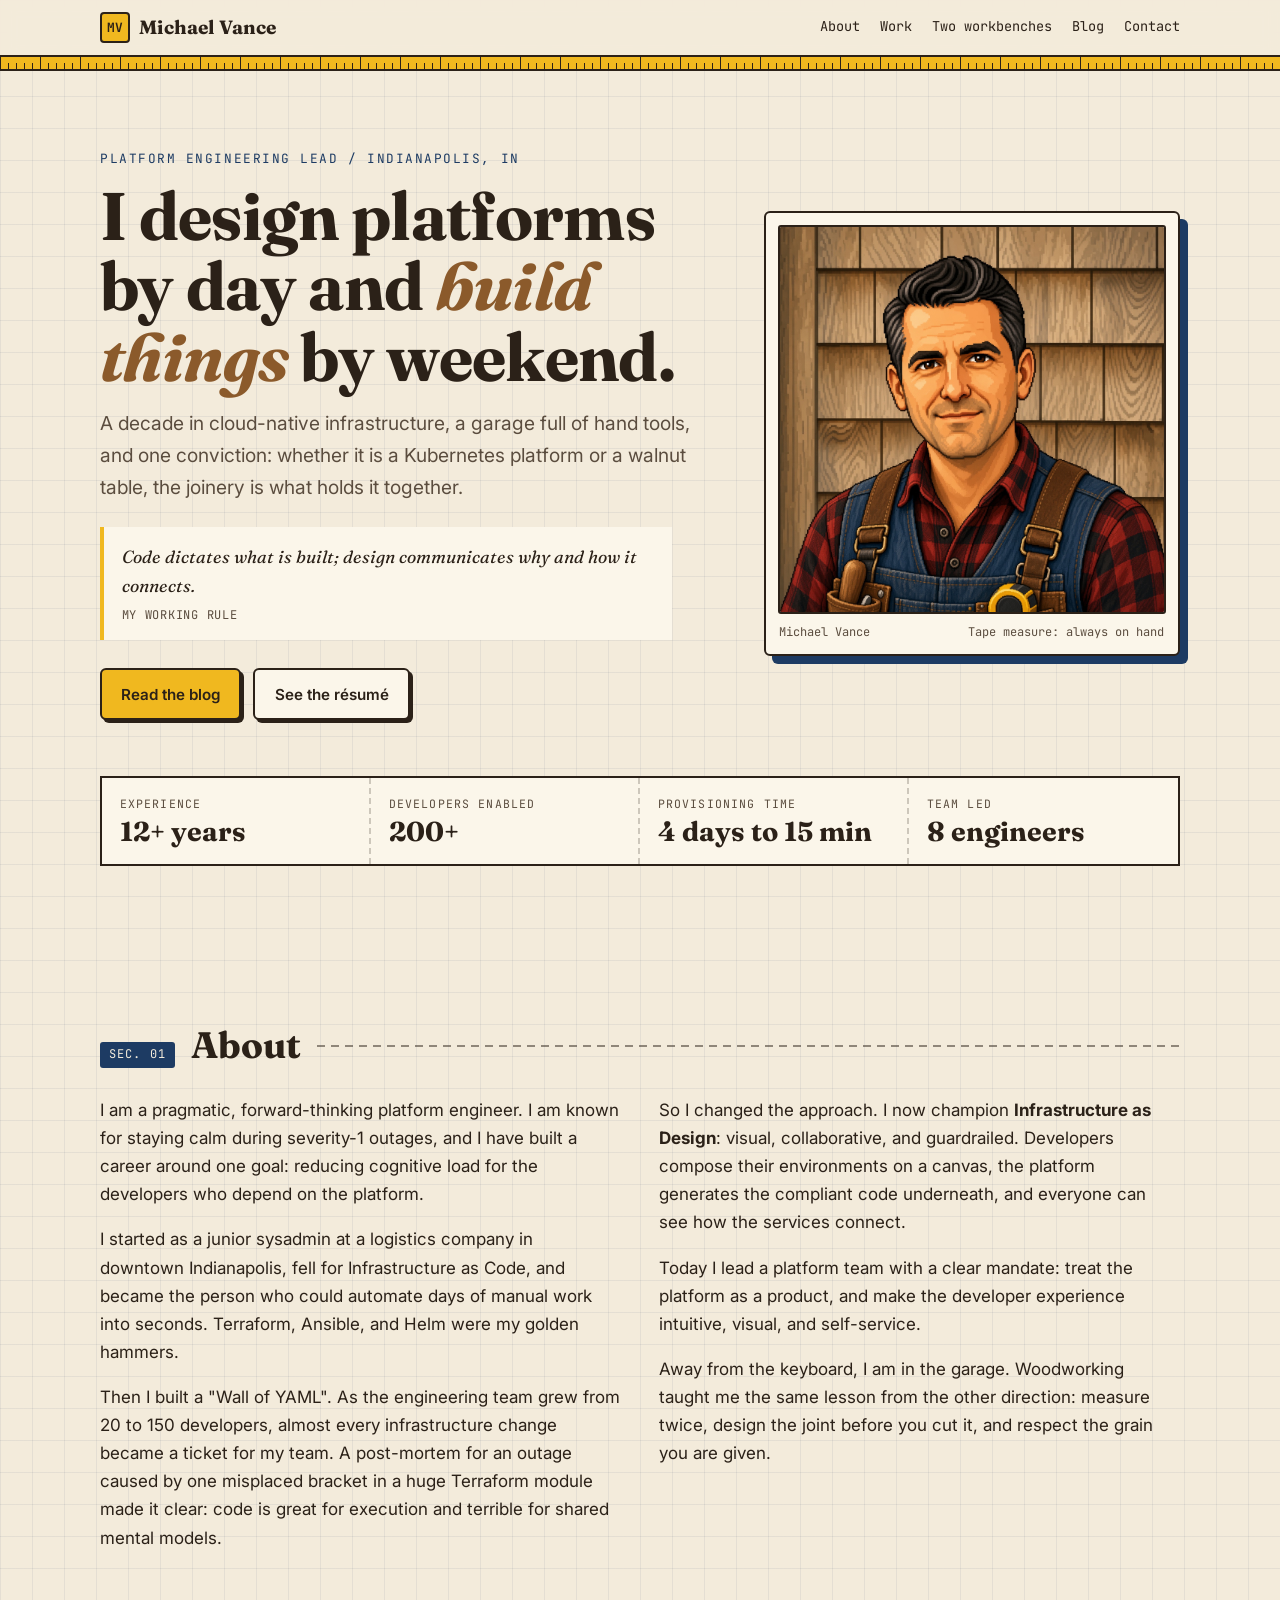
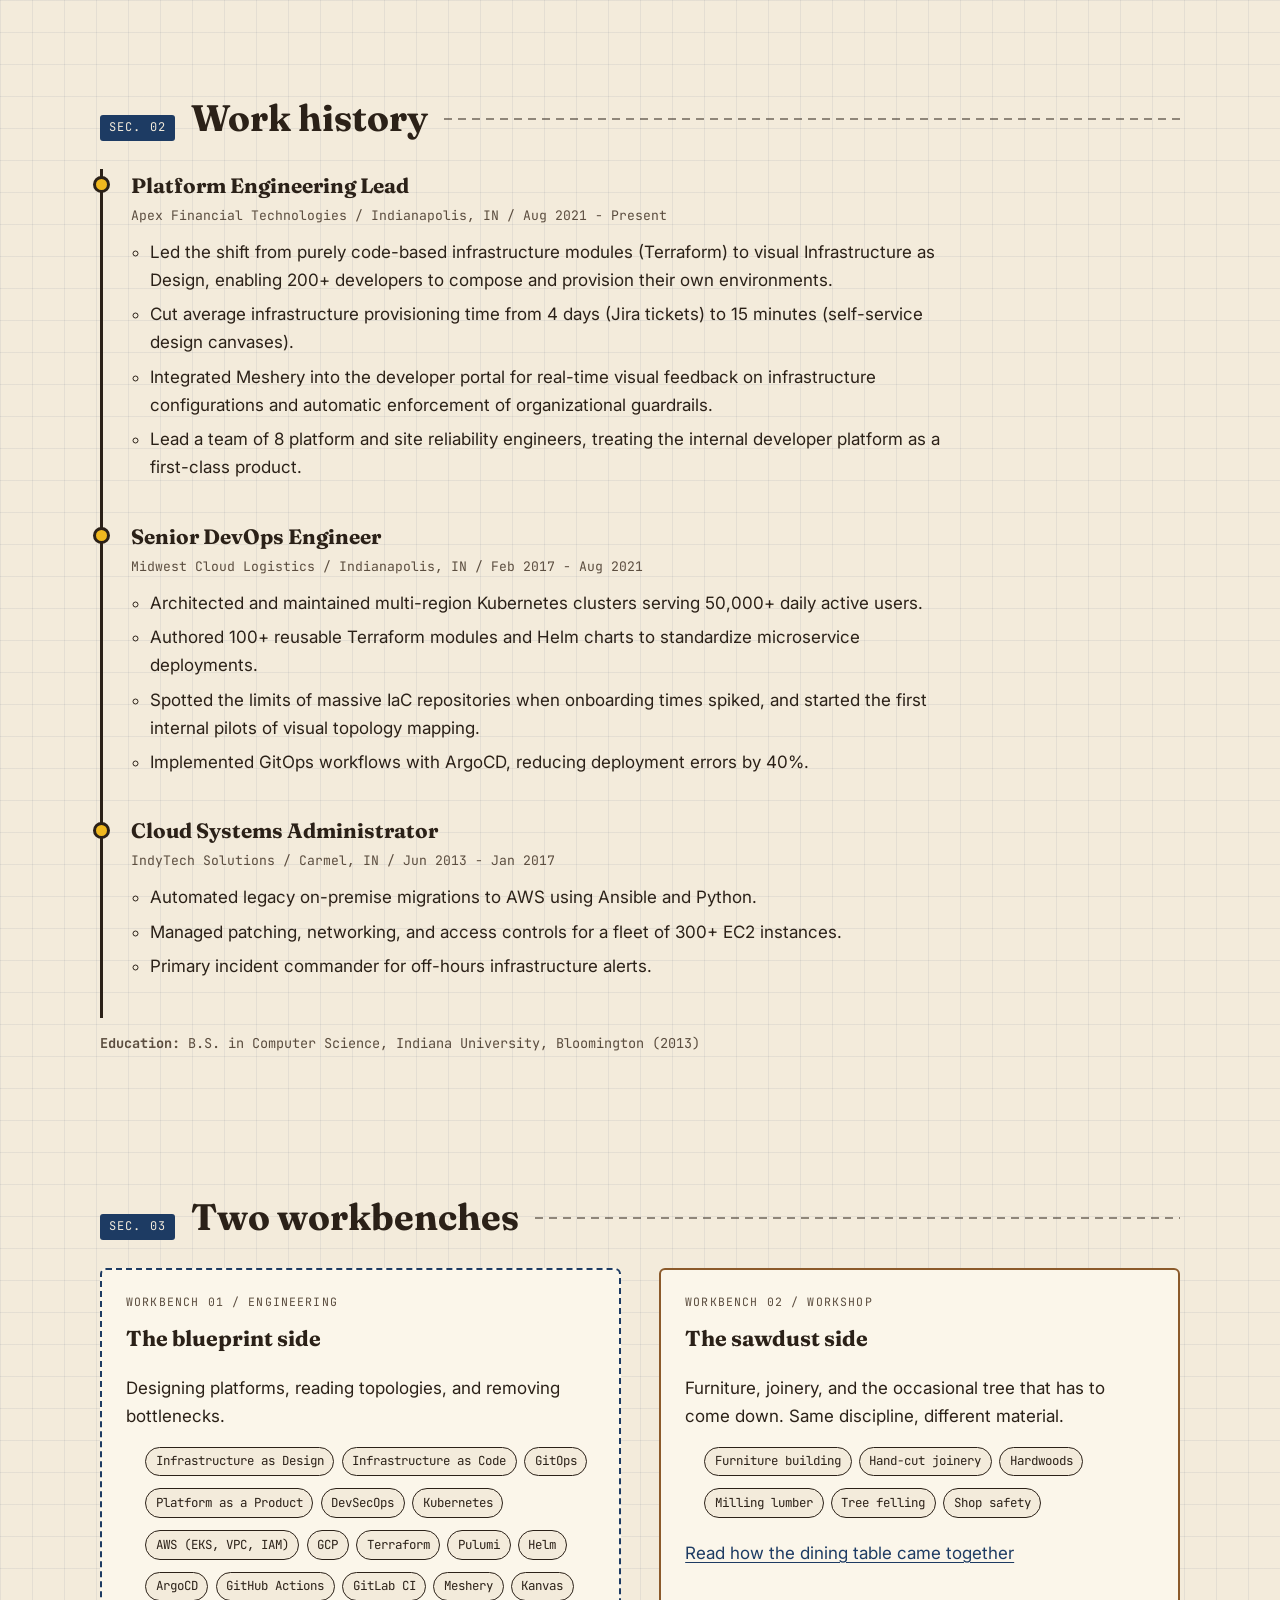
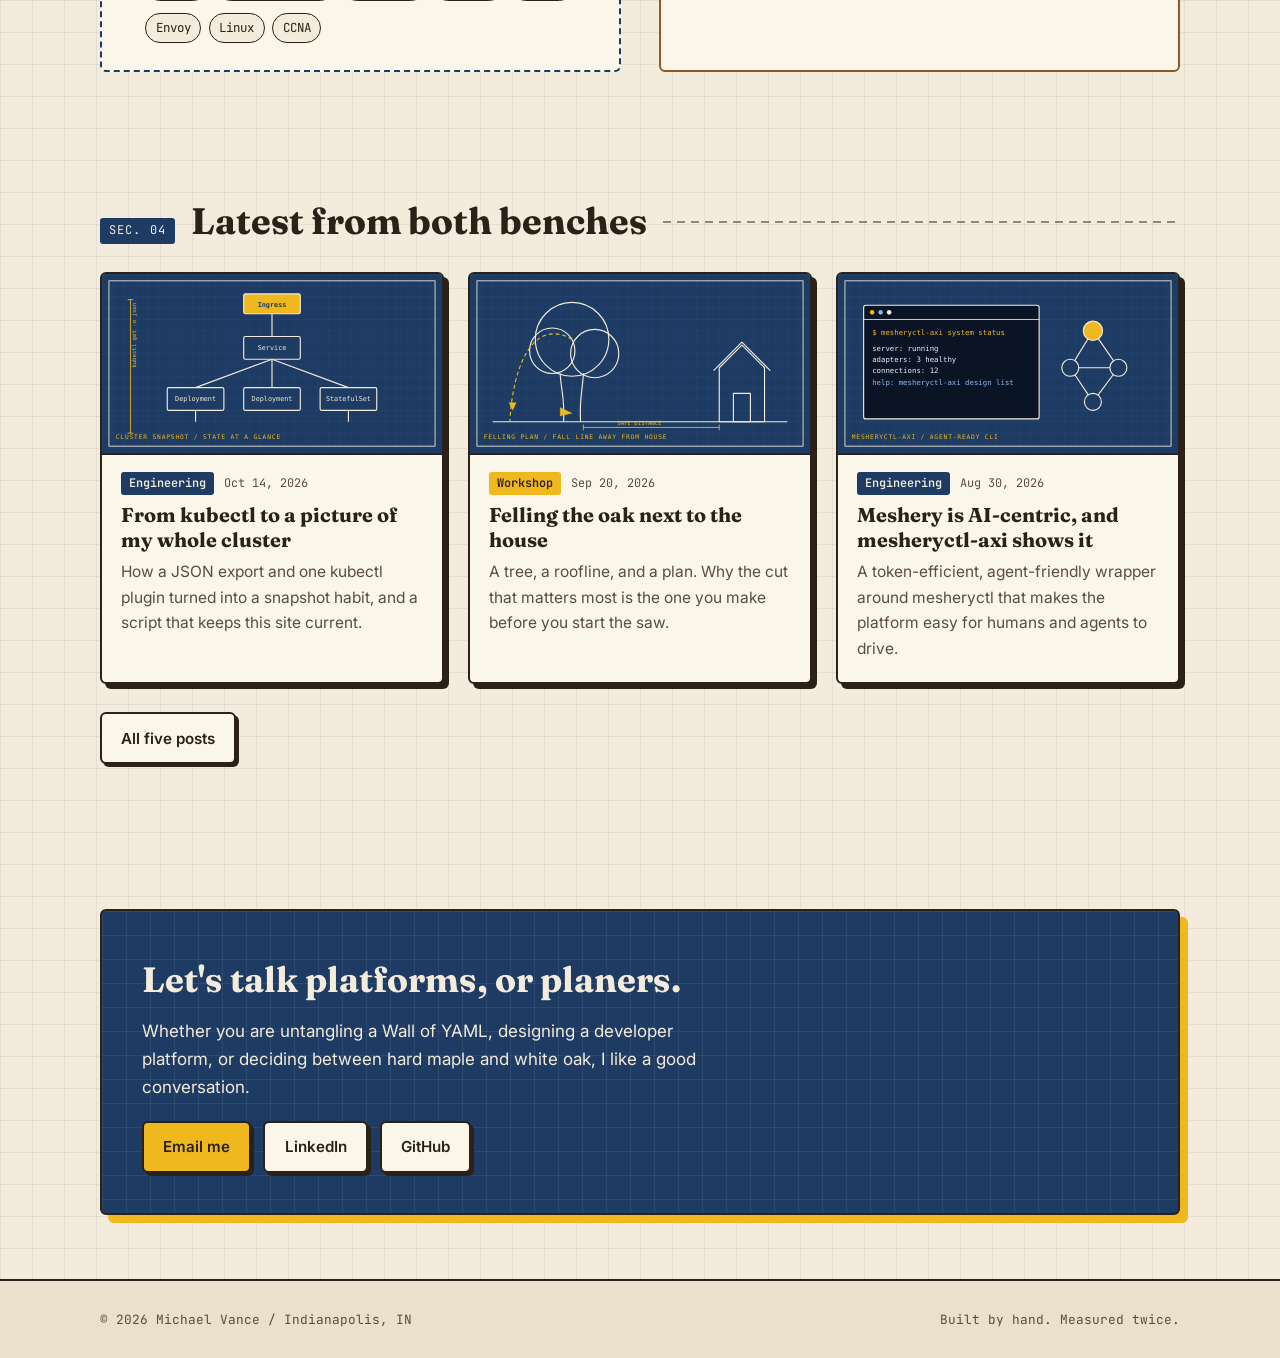
<file: index.html>
<!doctype html>
<html lang="en">
<head>
  <meta charset="utf-8">
  <meta name="viewport" content="width=device-width, initial-scale=1">
  <title>Michael Vance | Platform engineer and weekend woodworker</title>
  <meta name="description" content="Michael Vance is a Platform Engineering Lead in Indianapolis who designs cloud-native platforms by day and builds tables and fells trees by weekend.">
  <meta name="theme-color" content="#f3ebdb">
  <link rel="icon" href="assets/favicon.svg" type="image/svg+xml">
  <link rel="preconnect" href="https://fonts.googleapis.com">
  <link rel="preconnect" href="https://fonts.gstatic.com" crossorigin>
  <link rel="stylesheet" href="https://fonts.googleapis.com/css2?family=Fraunces:ital,opsz,wght@0,9..144,500;0,9..144,700;1,9..144,500&family=Inter:wght@400;600&family=JetBrains+Mono:wght@400;700&display=swap">
  <link rel="stylesheet" href="assets/css/style.css">
  <meta property="og:type" content="website">
  <meta property="og:title" content="Michael Vance | Platform engineer and weekend woodworker">
  <meta property="og:description" content="Platform engineering by day. Sawdust by weekend. Notes from both workbenches.">
  <meta property="og:image" content="https://michaelvance092.github.io/assets/img/michael-vance.jpg">
</head>
<body>
  <a class="skip-link" href="#main">Skip to content</a>

  <header class="site-header">
    <div class="wrap">
      <a class="brand" href="./"><span class="brand-mark" aria-hidden="true">MV</span>Michael Vance</a>
      <nav class="nav" aria-label="Primary">
        <a href="#about">About</a>
        <a href="#work">Work</a>
        <a href="#workbenches">Two workbenches</a>
        <a href="blog/">Blog</a>
        <a href="#contact">Contact</a>
      </nav>
    </div>
  </header>
  <div class="ruler" aria-hidden="true"></div>

  <main id="main">
    <div class="wrap">
      <div class="hero">
        <div class="hero-grid">
          <div>
            <p class="eyebrow">Platform Engineering Lead / Indianapolis, IN</p>
            <h1>I design platforms by day and <em>build things</em> by weekend.</h1>
            <p class="lede">A decade in cloud-native infrastructure, a garage full of hand tools, and one conviction: whether it is a Kubernetes platform or a walnut table, the joinery is what holds it together.</p>
            <blockquote class="philosophy">
              Code dictates what is built; design communicates why and how it connects.
              <cite>MY WORKING RULE</cite>
            </blockquote>
            <div class="btn-row">
              <a class="btn btn-primary" href="blog/">Read the blog</a>
              <a class="btn btn-ghost" href="#work">See the résumé</a>
            </div>
          </div>
          <figure class="portrait">
            <img src="assets/img/michael-vance.jpg" width="1024" height="1024" alt="Pixel-art portrait of Michael Vance in a red flannel shirt and denim overalls with a tape measure on his belt, in front of cedar shingles.">
            <figcaption><span>Michael Vance</span><span>Tape measure: always on hand</span></figcaption>
          </figure>
        </div>

        <dl class="facts">
          <div><dt>Experience</dt><dd>12+ years</dd></div>
          <div><dt>Developers enabled</dt><dd>200+</dd></div>
          <div><dt>Provisioning time</dt><dd>4 days to 15 min</dd></div>
          <div><dt>Team led</dt><dd>8 engineers</dd></div>
        </dl>
      </div>
    </div>

    <section id="about">
      <div class="wrap">
        <div class="section-head"><span class="tag">SEC. 01</span><h2>About</h2></div>
        <div class="two-col">
          <div class="prose">
            <p>I am a pragmatic, forward-thinking platform engineer. I am known for staying calm during severity-1 outages, and I have built a career around one goal: reducing cognitive load for the developers who depend on the platform.</p>
            <p>I started as a junior sysadmin at a logistics company in downtown Indianapolis, fell for Infrastructure as Code, and became the person who could automate days of manual work into seconds. Terraform, Ansible, and Helm were my golden hammers.</p>
            <p>Then I built a "Wall of YAML". As the engineering team grew from 20 to 150 developers, almost every infrastructure change became a ticket for my team. A post-mortem for an outage caused by one misplaced bracket in a huge Terraform module made it clear: code is great for execution and terrible for shared mental models.</p>
          </div>
          <div class="prose">
            <p>So I changed the approach. I now champion <strong>Infrastructure as Design</strong>: visual, collaborative, and guardrailed. Developers compose their environments on a canvas, the platform generates the compliant code underneath, and everyone can see how the services connect.</p>
            <p>Today I lead a platform team with a clear mandate: treat the platform as a product, and make the developer experience intuitive, visual, and self-service.</p>
            <p>Away from the keyboard, I am in the garage. Woodworking taught me the same lesson from the other direction: measure twice, design the joint before you cut it, and respect the grain you are given.</p>
          </div>
        </div>
      </div>
    </section>

    <section id="work">
      <div class="wrap">
        <div class="section-head"><span class="tag">SEC. 02</span><h2>Work history</h2></div>
        <ol class="jobs">
          <li class="job">
            <h3>Platform Engineering Lead</h3>
            <p class="where">Apex Financial Technologies / Indianapolis, IN / Aug 2021 - Present</p>
            <ul>
              <li>Led the shift from purely code-based infrastructure modules (Terraform) to visual Infrastructure as Design, enabling 200+ developers to compose and provision their own environments.</li>
              <li>Cut average infrastructure provisioning time from 4 days (Jira tickets) to 15 minutes (self-service design canvases).</li>
              <li>Integrated Meshery into the developer portal for real-time visual feedback on infrastructure configurations and automatic enforcement of organizational guardrails.</li>
              <li>Lead a team of 8 platform and site reliability engineers, treating the internal developer platform as a first-class product.</li>
            </ul>
          </li>
          <li class="job">
            <h3>Senior DevOps Engineer</h3>
            <p class="where">Midwest Cloud Logistics / Indianapolis, IN / Feb 2017 - Aug 2021</p>
            <ul>
              <li>Architected and maintained multi-region Kubernetes clusters serving 50,000+ daily active users.</li>
              <li>Authored 100+ reusable Terraform modules and Helm charts to standardize microservice deployments.</li>
              <li>Spotted the limits of massive IaC repositories when onboarding times spiked, and started the first internal pilots of visual topology mapping.</li>
              <li>Implemented GitOps workflows with ArgoCD, reducing deployment errors by 40%.</li>
            </ul>
          </li>
          <li class="job">
            <h3>Cloud Systems Administrator</h3>
            <p class="where">IndyTech Solutions / Carmel, IN / Jun 2013 - Jan 2017</p>
            <ul>
              <li>Automated legacy on-premise migrations to AWS using Ansible and Python.</li>
              <li>Managed patching, networking, and access controls for a fleet of 300+ EC2 instances.</li>
              <li>Primary incident commander for off-hours infrastructure alerts.</li>
            </ul>
          </li>
        </ol>
        <p class="where" style="font-family:var(--mono);font-size:.85rem;color:var(--ink-soft)"><strong>Education:</strong> B.S. in Computer Science, Indiana University, Bloomington (2013)</p>
      </div>
    </section>

    <section id="workbenches">
      <div class="wrap">
        <div class="section-head"><span class="tag">SEC. 03</span><h2>Two workbenches</h2></div>
        <div class="two-col">
          <article class="panel blueprint">
            <span class="panel-label">Workbench 01 / Engineering</span>
            <h3>The blueprint side</h3>
            <p>Designing platforms, reading topologies, and removing bottlenecks.</p>
            <ul class="chips" aria-label="Engineering skills">
              <li>Infrastructure as Design</li><li>Infrastructure as Code</li><li>GitOps</li><li>Platform as a Product</li><li>DevSecOps</li>
              <li>Kubernetes</li><li>AWS (EKS, VPC, IAM)</li><li>GCP</li><li>Terraform</li><li>Pulumi</li><li>Helm</li>
              <li>ArgoCD</li><li>GitHub Actions</li><li>GitLab CI</li><li>Meshery</li><li>Kanvas</li><li>Envoy</li><li>Linux</li><li>CCNA</li>
            </ul>
          </article>
          <article class="panel wood">
            <span class="panel-label">Workbench 02 / Workshop</span>
            <h3>The sawdust side</h3>
            <p>Furniture, joinery, and the occasional tree that has to come down. Same discipline, different material.</p>
            <ul class="chips" aria-label="Woodworking interests">
              <li>Furniture building</li><li>Hand-cut joinery</li><li>Hardwoods</li><li>Milling lumber</li><li>Tree felling</li><li>Shop safety</li>
            </ul>
            <p style="margin-top:1rem"><a href="blog/walnut-dining-table/">Read how the dining table came together</a></p>
          </article>
        </div>
      </div>
    </section>

    <section id="writing">
      <div class="wrap">
        <div class="section-head"><span class="tag">SEC. 04</span><h2>Latest from both benches</h2></div>
        <div class="cards">
          <article class="card">
            <div class="card-cover"><img src="assets/img/cover-kanvas-snapshot.svg" width="1200" height="630" alt="" loading="lazy"></div>
            <div class="card-body">
              <div class="card-meta"><span class="pill engineering">Engineering</span><time datetime="2026-10-14">Oct 14, 2026</time></div>
              <h3><a href="blog/kubectl-to-kanvas-snapshots/">From kubectl to a picture of my whole cluster</a></h3>
              <p>How a JSON export and one kubectl plugin turned into a snapshot habit, and a script that keeps this site current.</p>
            </div>
          </article>
          <article class="card">
            <div class="card-cover"><img src="assets/img/cover-felling-oak.svg" width="1200" height="630" alt="" loading="lazy"></div>
            <div class="card-body">
              <div class="card-meta"><span class="pill workshop">Workshop</span><time datetime="2026-09-20">Sep 20, 2026</time></div>
              <h3><a href="blog/felling-the-oak/">Felling the oak next to the house</a></h3>
              <p>A tree, a roofline, and a plan. Why the cut that matters most is the one you make before you start the saw.</p>
            </div>
          </article>
          <article class="card">
            <div class="card-cover"><img src="assets/img/cover-mesheryctl-axi.svg" width="1200" height="630" alt="" loading="lazy"></div>
            <div class="card-body">
              <div class="card-meta"><span class="pill engineering">Engineering</span><time datetime="2026-08-30">Aug 30, 2026</time></div>
              <h3><a href="blog/mesheryctl-axi/">Meshery is AI-centric, and mesheryctl-axi shows it</a></h3>
              <p>A token-efficient, agent-friendly wrapper around mesheryctl that makes the platform easy for humans and agents to drive.</p>
            </div>
          </article>
        </div>
        <p style="margin-top:1.75rem"><a class="btn btn-ghost" href="blog/">All five posts</a></p>
      </div>
    </section>

    <section id="contact">
      <div class="wrap">
        <div class="contact-box">
          <h2>Let's talk platforms, or planers.</h2>
          <p>Whether you are untangling a Wall of YAML, designing a developer platform, or deciding between hard maple and white oak, I like a good conversation.</p>
          <div class="btn-row">
            <a class="btn btn-primary" href="mailto:michael.valentine092@outlook.com">Email me</a>
            <a class="btn btn-ghost" href="https://www.linkedin.com/in/michael.vance" rel="noopener">LinkedIn</a>
            <a class="btn btn-ghost" href="https://github.com/michaelvance092" rel="noopener">GitHub</a>
          </div>
        </div>
      </div>
    </section>
  </main>

  <footer class="site-footer">
    <div class="wrap">
      <span>&copy; 2026 Michael Vance / Indianapolis, IN</span>
      <span>Built by hand. Measured twice.</span>
    </div>
  </footer>
</body>
</html>
</file>
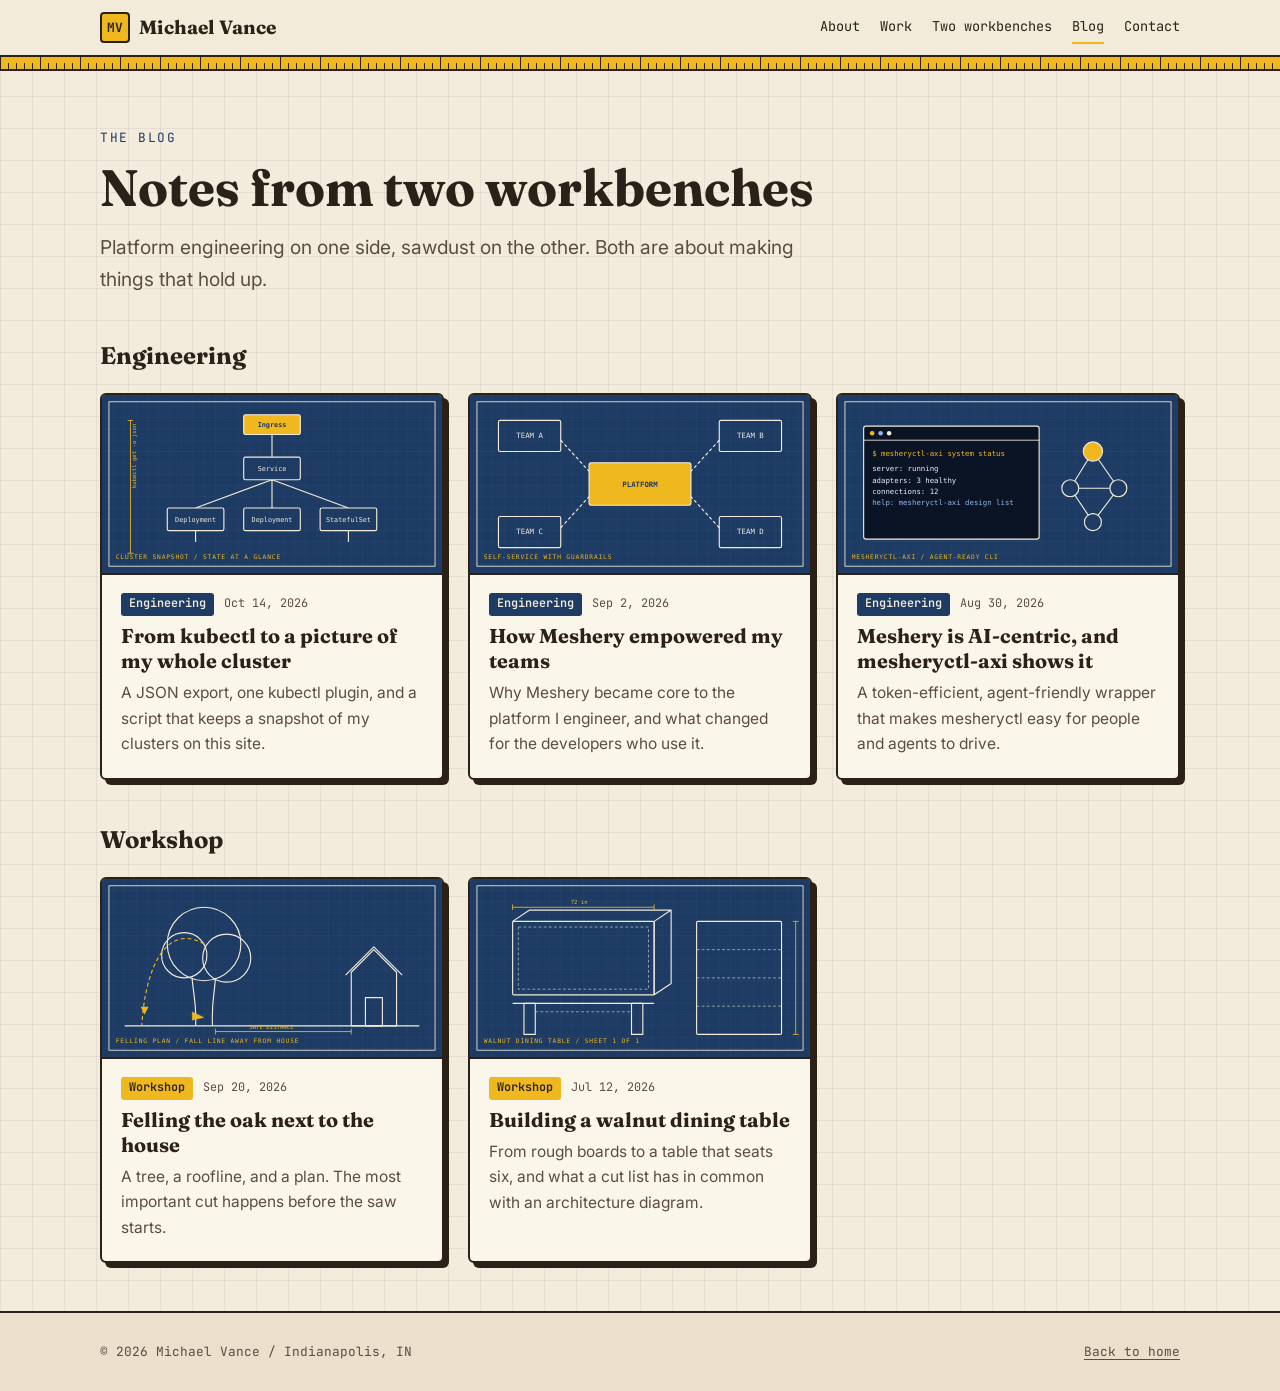
<file: blog/index.html>
<!doctype html>
<html lang="en">
<head>
  <meta charset="utf-8">
  <meta name="viewport" content="width=device-width, initial-scale=1">
  <title>Blog | Michael Vance</title>
  <meta name="description" content="Posts from two workbenches: platform engineering with Meshery and Kanvas, and woodworking in the garage.">
  <link rel="icon" href="../assets/favicon.svg" type="image/svg+xml">
  <link rel="preconnect" href="https://fonts.googleapis.com">
  <link rel="preconnect" href="https://fonts.gstatic.com" crossorigin>
  <link rel="stylesheet" href="https://fonts.googleapis.com/css2?family=Fraunces:ital,opsz,wght@0,9..144,500;0,9..144,700;1,9..144,500&family=Inter:wght@400;600&family=JetBrains+Mono:wght@400;700&display=swap">
  <link rel="stylesheet" href="../assets/css/style.css">
</head>
<body>
  <a class="skip-link" href="#main">Skip to content</a>
  <header class="site-header">
    <div class="wrap">
      <a class="brand" href="../"><span class="brand-mark" aria-hidden="true">MV</span>Michael Vance</a>
      <nav class="nav" aria-label="Primary">
        <a href="../#about">About</a>
        <a href="../#work">Work</a>
        <a href="../#workbenches">Two workbenches</a>
        <a href="./" aria-current="page">Blog</a>
        <a href="../#contact">Contact</a>
      </nav>
    </div>
  </header>
  <div class="ruler" aria-hidden="true"></div>

  <main id="main">
    <div class="wrap">
      <div class="article-head">
        <p class="eyebrow">The blog</p>
        <h1>Notes from two workbenches</h1>
        <p class="dek">Platform engineering on one side, sawdust on the other. Both are about making things that hold up.</p>
      </div>

      <h2 class="group-title">Engineering</h2>
      <div class="cards">
        <article class="card">
          <div class="card-cover"><img src="../assets/img/cover-kanvas-snapshot.svg" width="1200" height="630" alt="" loading="lazy"></div>
          <div class="card-body">
            <div class="card-meta"><span class="pill engineering">Engineering</span><time datetime="2026-10-14">Oct 14, 2026</time></div>
            <h3><a href="kubectl-to-kanvas-snapshots/">From kubectl to a picture of my whole cluster</a></h3>
            <p>A JSON export, one kubectl plugin, and a script that keeps a snapshot of my clusters on this site.</p>
          </div>
        </article>
        <article class="card">
          <div class="card-cover"><img src="../assets/img/cover-meshery-teams.svg" width="1200" height="630" alt="" loading="lazy"></div>
          <div class="card-body">
            <div class="card-meta"><span class="pill engineering">Engineering</span><time datetime="2026-09-02">Sep 2, 2026</time></div>
            <h3><a href="meshery-empowers-teams/">How Meshery empowered my teams</a></h3>
            <p>Why Meshery became core to the platform I engineer, and what changed for the developers who use it.</p>
          </div>
        </article>
        <article class="card">
          <div class="card-cover"><img src="../assets/img/cover-mesheryctl-axi.svg" width="1200" height="630" alt="" loading="lazy"></div>
          <div class="card-body">
            <div class="card-meta"><span class="pill engineering">Engineering</span><time datetime="2026-08-30">Aug 30, 2026</time></div>
            <h3><a href="mesheryctl-axi/">Meshery is AI-centric, and mesheryctl-axi shows it</a></h3>
            <p>A token-efficient, agent-friendly wrapper that makes mesheryctl easy for people and agents to drive.</p>
          </div>
        </article>
      </div>

      <h2 class="group-title">Workshop</h2>
      <div class="cards" style="margin-bottom:3rem">
        <article class="card">
          <div class="card-cover"><img src="../assets/img/cover-felling-oak.svg" width="1200" height="630" alt="" loading="lazy"></div>
          <div class="card-body">
            <div class="card-meta"><span class="pill workshop">Workshop</span><time datetime="2026-09-20">Sep 20, 2026</time></div>
            <h3><a href="felling-the-oak/">Felling the oak next to the house</a></h3>
            <p>A tree, a roofline, and a plan. The most important cut happens before the saw starts.</p>
          </div>
        </article>
        <article class="card">
          <div class="card-cover"><img src="../assets/img/cover-walnut-table.svg" width="1200" height="630" alt="" loading="lazy"></div>
          <div class="card-body">
            <div class="card-meta"><span class="pill workshop">Workshop</span><time datetime="2026-07-12">Jul 12, 2026</time></div>
            <h3><a href="walnut-dining-table/">Building a walnut dining table</a></h3>
            <p>From rough boards to a table that seats six, and what a cut list has in common with an architecture diagram.</p>
          </div>
        </article>
      </div>
    </div>
  </main>

  <footer class="site-footer">
    <div class="wrap">
      <span>&copy; 2026 Michael Vance / Indianapolis, IN</span>
      <a href="../">Back to home</a>
    </div>
  </footer>
</body>
</html>
</file>
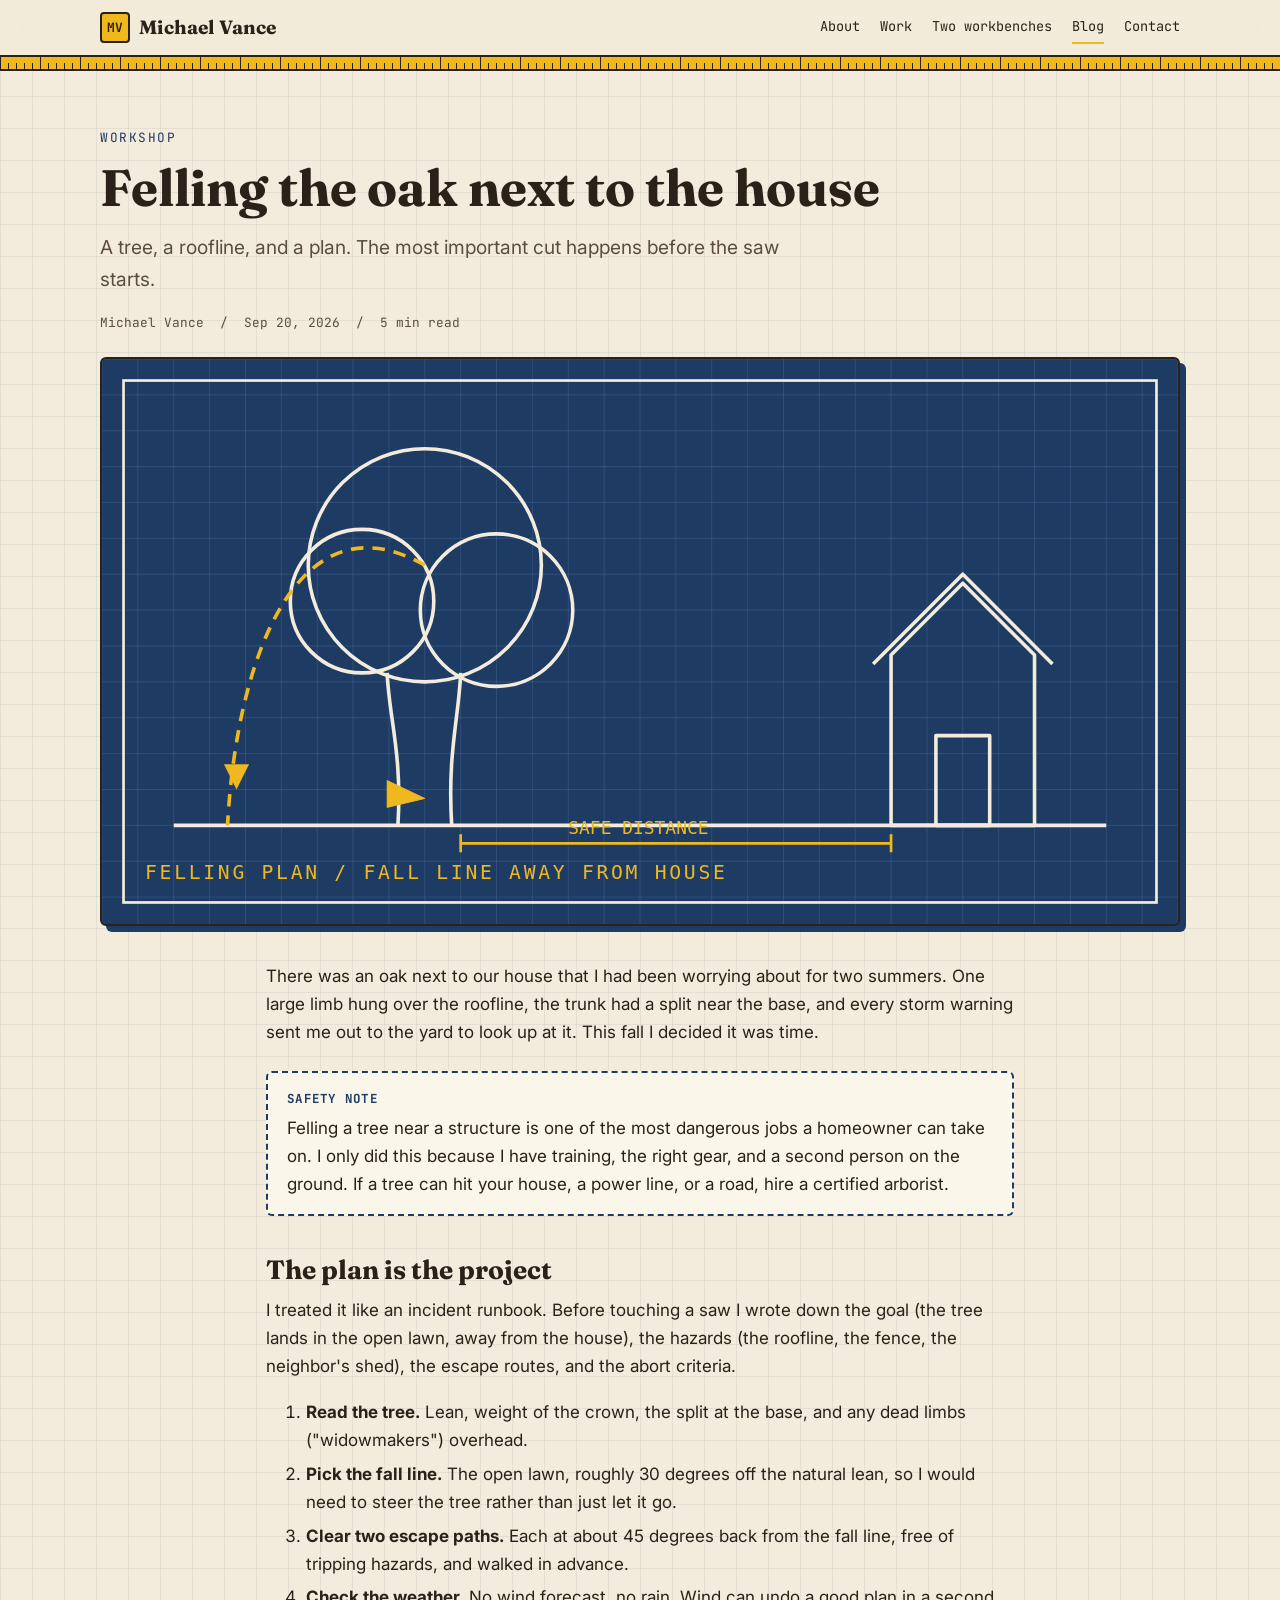
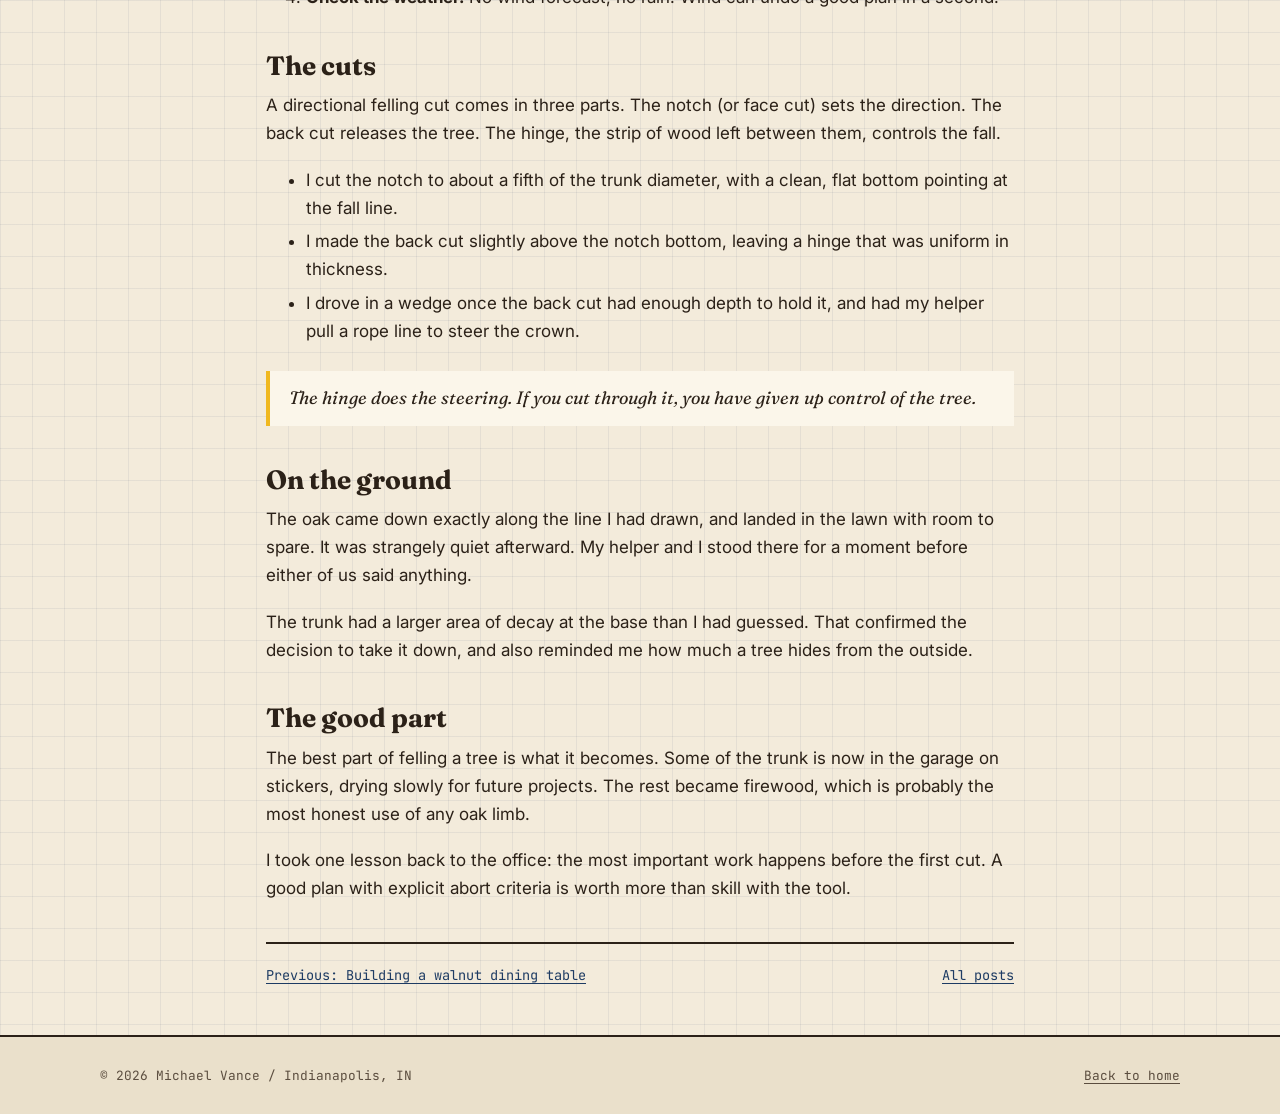
<file: blog/felling-the-oak/index.html>
<!doctype html>
<html lang="en">
<head>
  <meta charset="utf-8">
  <meta name="viewport" content="width=device-width, initial-scale=1">
  <title>Felling the oak next to the house | Michael Vance</title>
  <meta name="description" content="A tree, a roofline, and a plan. The most important cut happens before the saw starts.">
  <link rel="icon" href="../../assets/favicon.svg" type="image/svg+xml">
  <link rel="preconnect" href="https://fonts.googleapis.com">
  <link rel="preconnect" href="https://fonts.gstatic.com" crossorigin>
  <link rel="stylesheet" href="https://fonts.googleapis.com/css2?family=Fraunces:ital,opsz,wght@0,9..144,500;0,9..144,700;1,9..144,500&family=Inter:wght@400;600&family=JetBrains+Mono:wght@400;700&display=swap">
  <link rel="stylesheet" href="../../assets/css/style.css">
  <meta property="og:type" content="article">
  <meta property="og:title" content="Felling the oak next to the house">
  <meta property="og:image" content="https://michaelvance092.github.io/assets/img/cover-felling-oak.svg">
</head>
<body>
  <a class="skip-link" href="#main">Skip to content</a>
  <header class="site-header">
    <div class="wrap">
      <a class="brand" href="../../"><span class="brand-mark" aria-hidden="true">MV</span>Michael Vance</a>
      <nav class="nav" aria-label="Primary">
        <a href="../../#about">About</a>
        <a href="../../#work">Work</a>
        <a href="../../#workbenches">Two workbenches</a>
        <a href="../" aria-current="page">Blog</a>
        <a href="../../#contact">Contact</a>
      </nav>
    </div>
  </header>
  <div class="ruler" aria-hidden="true"></div>

  <main id="main" class="wrap">
    <div class="article-head">
      <p class="eyebrow">Workshop</p>
      <h1>Felling the oak next to the house</h1>
      <p class="dek">A tree, a roofline, and a plan. The most important cut happens before the saw starts.</p>
      <div class="byline"><span>Michael Vance</span><span>/</span><time datetime="2026-09-20">Sep 20, 2026</time><span>/</span><span>5 min read</span></div>
    </div>
    <div class="article-cover"><img src="../../assets/img/cover-felling-oak.svg" width="1200" height="630" alt="Blueprint-style plan showing an oak tree beside a house, with a dashed fall line pointing away from the roof and a marked safe distance."></div>

    <article class="article">
      <p>There was an oak next to our house that I had been worrying about for two summers. One large limb hung over the roofline, the trunk had a split near the base, and every storm warning sent me out to the yard to look up at it. This fall I decided it was time.</p>

      <div class="callout">
        <strong>Safety note</strong>
        Felling a tree near a structure is one of the most dangerous jobs a homeowner can take on. I only did this because I have training, the right gear, and a second person on the ground. If a tree can hit your house, a power line, or a road, hire a certified arborist.
      </div>

      <h2>The plan is the project</h2>
      <p>I treated it like an incident runbook. Before touching a saw I wrote down the goal (the tree lands in the open lawn, away from the house), the hazards (the roofline, the fence, the neighbor's shed), the escape routes, and the abort criteria.</p>
      <ol>
        <li><strong>Read the tree.</strong> Lean, weight of the crown, the split at the base, and any dead limbs ("widowmakers") overhead.</li>
        <li><strong>Pick the fall line.</strong> The open lawn, roughly 30 degrees off the natural lean, so I would need to steer the tree rather than just let it go.</li>
        <li><strong>Clear two escape paths.</strong> Each at about 45 degrees back from the fall line, free of tripping hazards, and walked in advance.</li>
        <li><strong>Check the weather.</strong> No wind forecast, no rain. Wind can undo a good plan in a second.</li>
      </ol>

      <h2>The cuts</h2>
      <p>A directional felling cut comes in three parts. The notch (or face cut) sets the direction. The back cut releases the tree. The hinge, the strip of wood left between them, controls the fall.</p>
      <ul>
        <li>I cut the notch to about a fifth of the trunk diameter, with a clean, flat bottom pointing at the fall line.</li>
        <li>I made the back cut slightly above the notch bottom, leaving a hinge that was uniform in thickness.</li>
        <li>I drove in a wedge once the back cut had enough depth to hold it, and had my helper pull a rope line to steer the crown.</li>
      </ul>
      <blockquote>The hinge does the steering. If you cut through it, you have given up control of the tree.</blockquote>

      <h2>On the ground</h2>
      <p>The oak came down exactly along the line I had drawn, and landed in the lawn with room to spare. It was strangely quiet afterward. My helper and I stood there for a moment before either of us said anything.</p>
      <p>The trunk had a larger area of decay at the base than I had guessed. That confirmed the decision to take it down, and also reminded me how much a tree hides from the outside.</p>

      <h2>The good part</h2>
      <p>The best part of felling a tree is what it becomes. Some of the trunk is now in the garage on stickers, drying slowly for future projects. The rest became firewood, which is probably the most honest use of any oak limb.</p>
      <p>I took one lesson back to the office: the most important work happens before the first cut. A good plan with explicit abort criteria is worth more than skill with the tool.</p>

      <nav class="post-nav" aria-label="Post navigation">
        <a href="../walnut-dining-table/">Previous: Building a walnut dining table</a>
        <a href="../">All posts</a>
      </nav>
    </article>
  </main>

  <footer class="site-footer">
    <div class="wrap">
      <span>&copy; 2026 Michael Vance / Indianapolis, IN</span>
      <a href="../../">Back to home</a>
    </div>
  </footer>
</body>
</html>
</file>
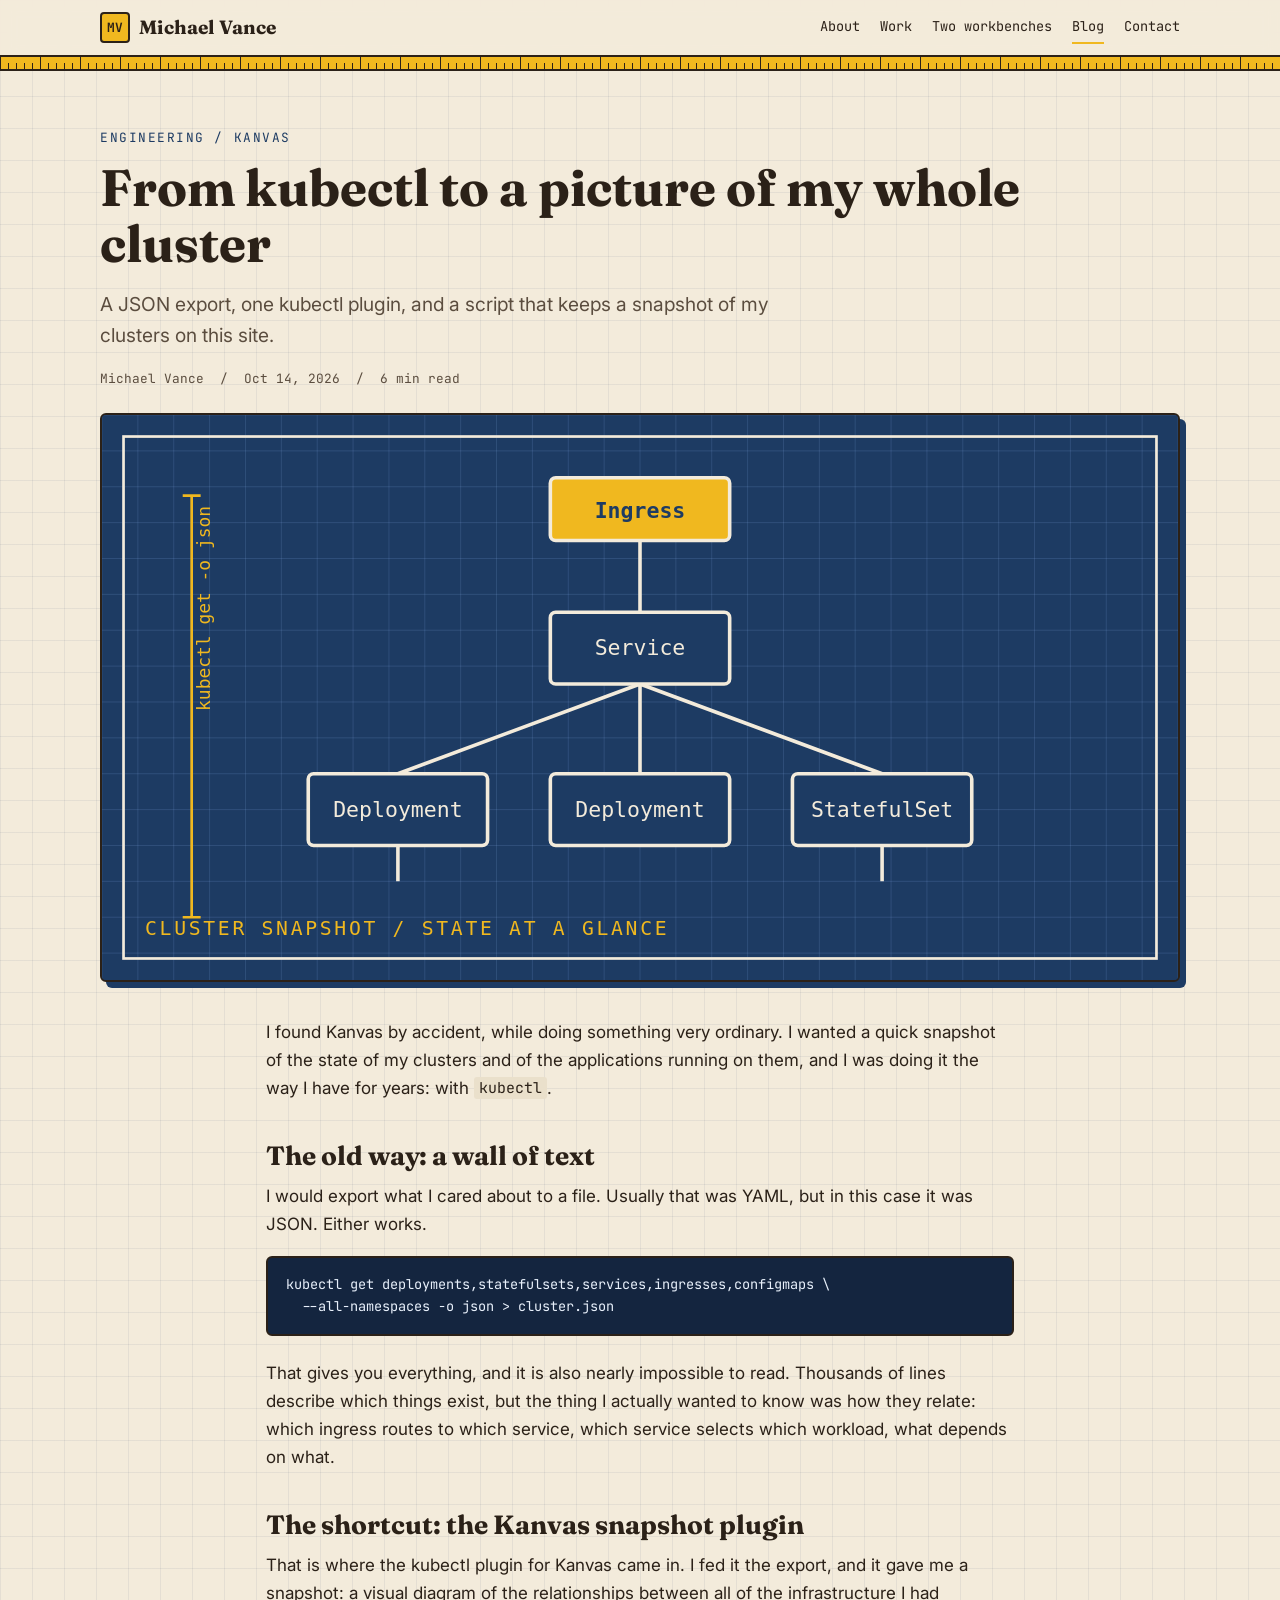
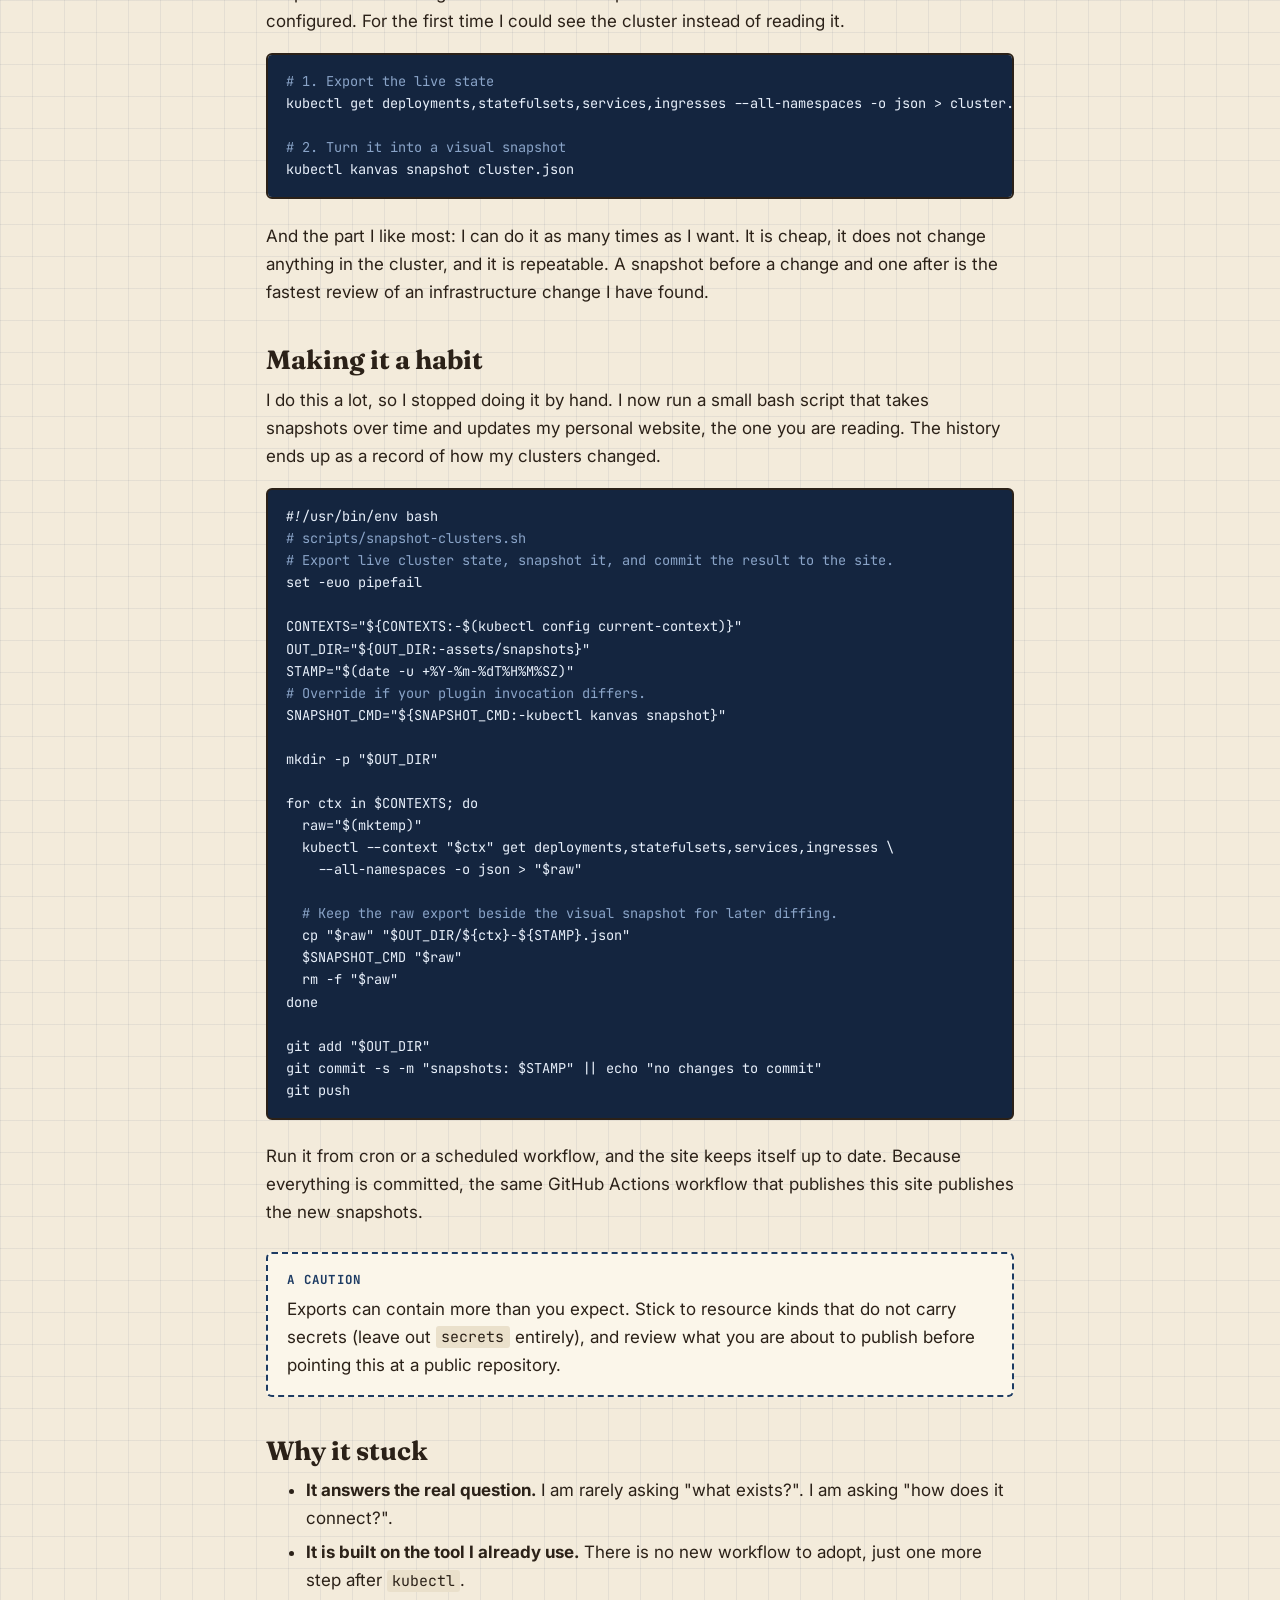
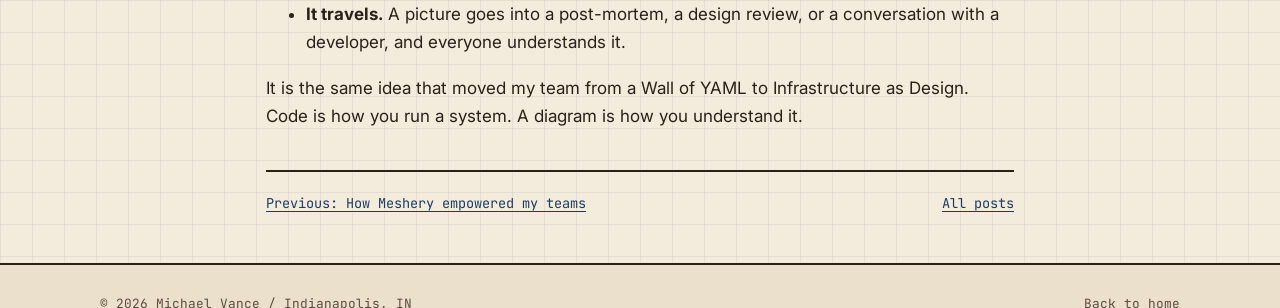
<file: blog/kubectl-to-kanvas-snapshots/index.html>
<!doctype html>
<html lang="en">
<head>
  <meta charset="utf-8">
  <meta name="viewport" content="width=device-width, initial-scale=1">
  <title>From kubectl to a picture of my whole cluster | Michael Vance</title>
  <meta name="description" content="A JSON export, one kubectl plugin, and a script that keeps a snapshot of my clusters on this site.">
  <link rel="icon" href="../../assets/favicon.svg" type="image/svg+xml">
  <link rel="preconnect" href="https://fonts.googleapis.com">
  <link rel="preconnect" href="https://fonts.gstatic.com" crossorigin>
  <link rel="stylesheet" href="https://fonts.googleapis.com/css2?family=Fraunces:ital,opsz,wght@0,9..144,500;0,9..144,700;1,9..144,500&family=Inter:wght@400;600&family=JetBrains+Mono:wght@400;700&display=swap">
  <link rel="stylesheet" href="../../assets/css/style.css">
  <meta property="og:type" content="article">
  <meta property="og:title" content="From kubectl to a picture of my whole cluster">
  <meta property="og:image" content="https://michaelvance092.github.io/assets/img/cover-kanvas-snapshot.svg">
</head>
<body>
  <a class="skip-link" href="#main">Skip to content</a>
  <header class="site-header">
    <div class="wrap">
      <a class="brand" href="../../"><span class="brand-mark" aria-hidden="true">MV</span>Michael Vance</a>
      <nav class="nav" aria-label="Primary">
        <a href="../../#about">About</a>
        <a href="../../#work">Work</a>
        <a href="../../#workbenches">Two workbenches</a>
        <a href="../" aria-current="page">Blog</a>
        <a href="../../#contact">Contact</a>
      </nav>
    </div>
  </header>
  <div class="ruler" aria-hidden="true"></div>

  <main id="main" class="wrap">
    <div class="article-head">
      <p class="eyebrow">Engineering / Kanvas</p>
      <h1>From kubectl to a picture of my whole cluster</h1>
      <p class="dek">A JSON export, one kubectl plugin, and a script that keeps a snapshot of my clusters on this site.</p>
      <div class="byline"><span>Michael Vance</span><span>/</span><time datetime="2026-10-14">Oct 14, 2026</time><span>/</span><span>6 min read</span></div>
    </div>
    <div class="article-cover"><img src="../../assets/img/cover-kanvas-snapshot.svg" width="1200" height="630" alt="A diagram of an ingress connected to a service, which connects to three workloads."></div>

    <article class="article">
      <p>I found Kanvas by accident, while doing something very ordinary. I wanted a quick snapshot of the state of my clusters and of the applications running on them, and I was doing it the way I have for years: with <code>kubectl</code>.</p>

      <h2>The old way: a wall of text</h2>
      <p>I would export what I cared about to a file. Usually that was YAML, but in this case it was JSON. Either works.</p>

<pre><code>kubectl get deployments,statefulsets,services,ingresses,configmaps \
  --all-namespaces -o json &gt; cluster.json</code></pre>

      <p>That gives you everything, and it is also nearly impossible to read. Thousands of lines describe which things exist, but the thing I actually wanted to know was how they relate: which ingress routes to which service, which service selects which workload, what depends on what.</p>

      <h2>The shortcut: the Kanvas snapshot plugin</h2>
      <p>That is where the kubectl plugin for Kanvas came in. I fed it the export, and it gave me a snapshot: a visual diagram of the relationships between all of the infrastructure I had configured. For the first time I could see the cluster instead of reading it.</p>

<pre><code><span class="c"># 1. Export the live state</span>
kubectl get deployments,statefulsets,services,ingresses --all-namespaces -o json &gt; cluster.json

<span class="c"># 2. Turn it into a visual snapshot</span>
kubectl kanvas snapshot cluster.json</code></pre>

      <p>And the part I like most: I can do it as many times as I want. It is cheap, it does not change anything in the cluster, and it is repeatable. A snapshot before a change and one after is the fastest review of an infrastructure change I have found.</p>

      <h2>Making it a habit</h2>
      <p>I do this a lot, so I stopped doing it by hand. I now run a small bash script that takes snapshots over time and updates my personal website, the one you are reading. The history ends up as a record of how my clusters changed.</p>

<pre><code>#!/usr/bin/env bash
<span class="c"># scripts/snapshot-clusters.sh</span>
<span class="c"># Export live cluster state, snapshot it, and commit the result to the site.</span>
set -euo pipefail

CONTEXTS="${CONTEXTS:-$(kubectl config current-context)}"
OUT_DIR="${OUT_DIR:-assets/snapshots}"
STAMP="$(date -u +%Y-%m-%dT%H%M%SZ)"
<span class="c"># Override if your plugin invocation differs.</span>
SNAPSHOT_CMD="${SNAPSHOT_CMD:-kubectl kanvas snapshot}"

mkdir -p "$OUT_DIR"

for ctx in $CONTEXTS; do
  raw="$(mktemp)"
  kubectl --context "$ctx" get deployments,statefulsets,services,ingresses \
    --all-namespaces -o json &gt; "$raw"

  <span class="c"># Keep the raw export beside the visual snapshot for later diffing.</span>
  cp "$raw" "$OUT_DIR/${ctx}-${STAMP}.json"
  $SNAPSHOT_CMD "$raw"
  rm -f "$raw"
done

git add "$OUT_DIR"
git commit -s -m "snapshots: $STAMP" || echo "no changes to commit"
git push</code></pre>

      <p>Run it from cron or a scheduled workflow, and the site keeps itself up to date. Because everything is committed, the same GitHub Actions workflow that publishes this site publishes the new snapshots.</p>

      <div class="callout">
        <strong>A caution</strong>
        Exports can contain more than you expect. Stick to resource kinds that do not carry secrets (leave out <code>secrets</code> entirely), and review what you are about to publish before pointing this at a public repository.
      </div>

      <h2>Why it stuck</h2>
      <ul>
        <li><strong>It answers the real question.</strong> I am rarely asking "what exists?". I am asking "how does it connect?".</li>
        <li><strong>It is built on the tool I already use.</strong> There is no new workflow to adopt, just one more step after <code>kubectl</code>.</li>
        <li><strong>It travels.</strong> A picture goes into a post-mortem, a design review, or a conversation with a developer, and everyone understands it.</li>
      </ul>
      <p>It is the same idea that moved my team from a Wall of YAML to Infrastructure as Design. Code is how you run a system. A diagram is how you understand it.</p>

      <nav class="post-nav" aria-label="Post navigation">
        <a href="../meshery-empowers-teams/">Previous: How Meshery empowered my teams</a>
        <a href="../">All posts</a>
      </nav>
    </article>
  </main>

  <footer class="site-footer">
    <div class="wrap">
      <span>&copy; 2026 Michael Vance / Indianapolis, IN</span>
      <a href="../../">Back to home</a>
    </div>
  </footer>
</body>
</html>
</file>
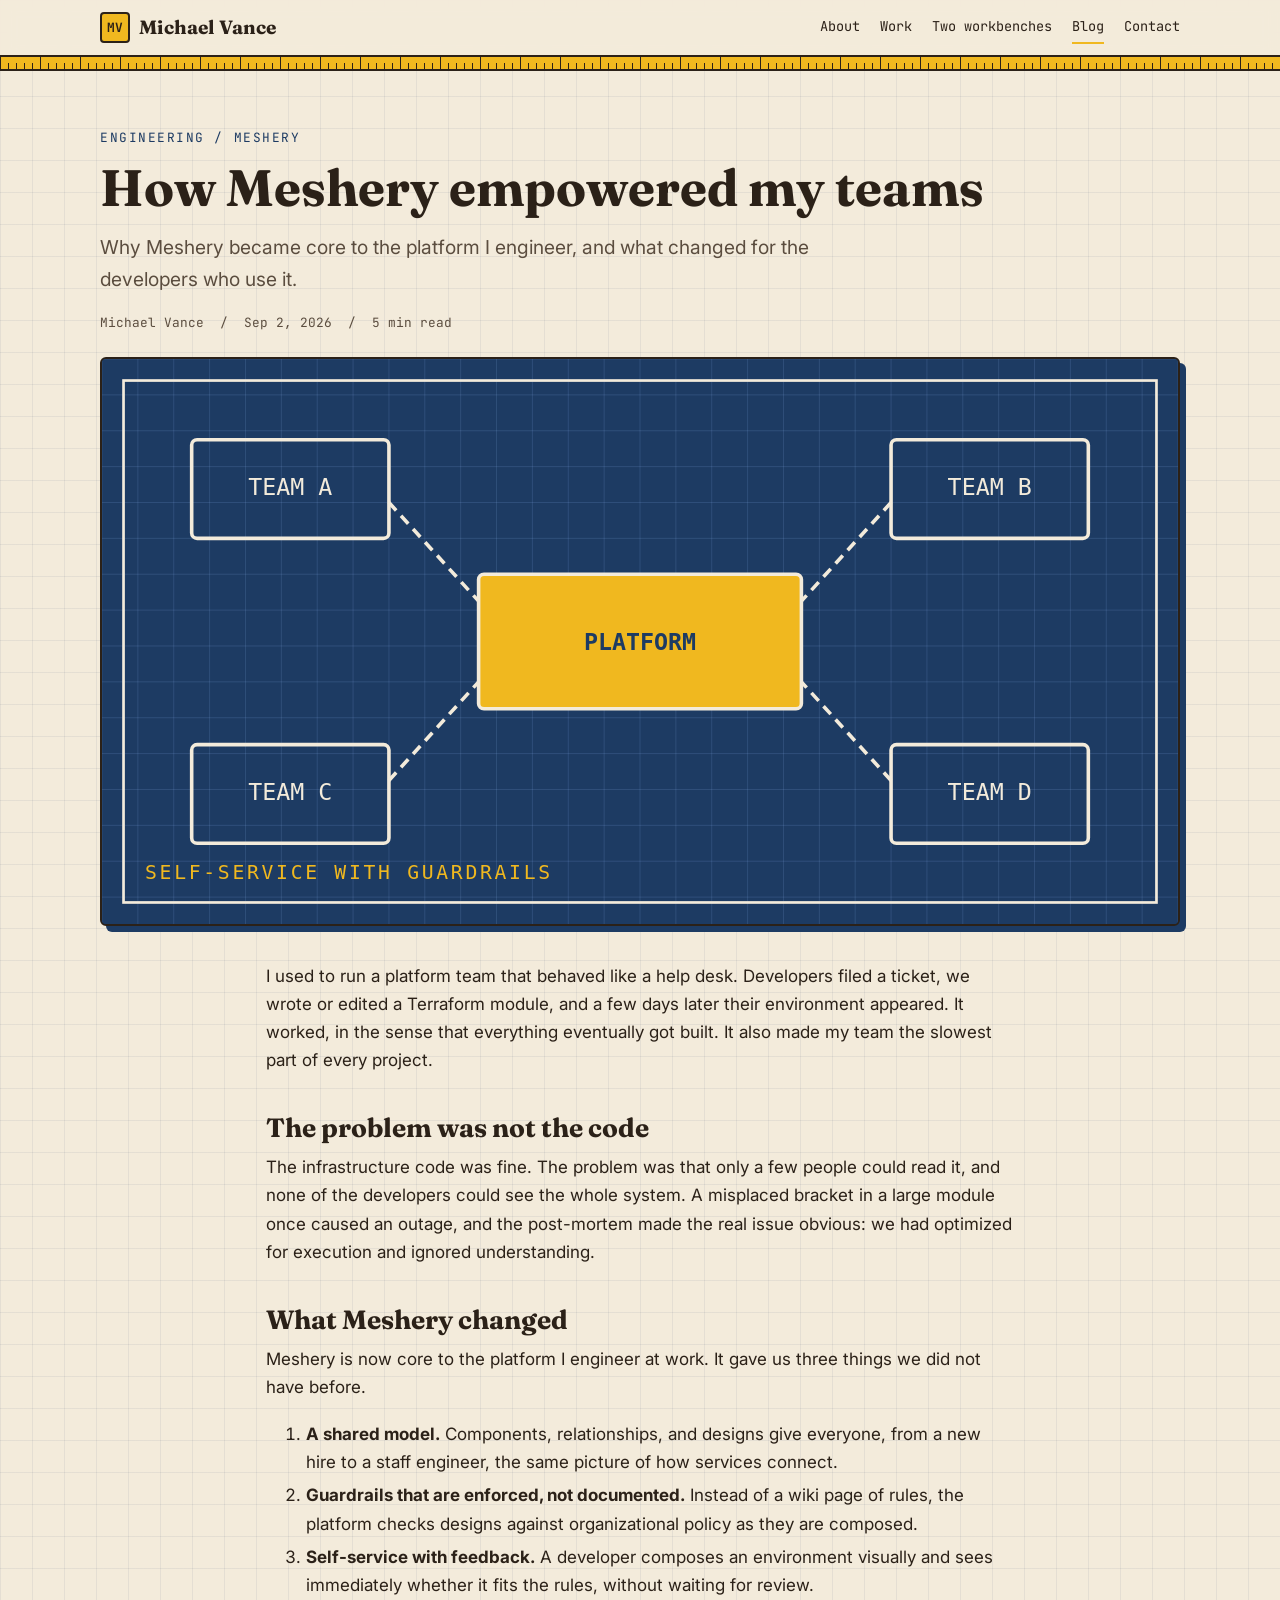
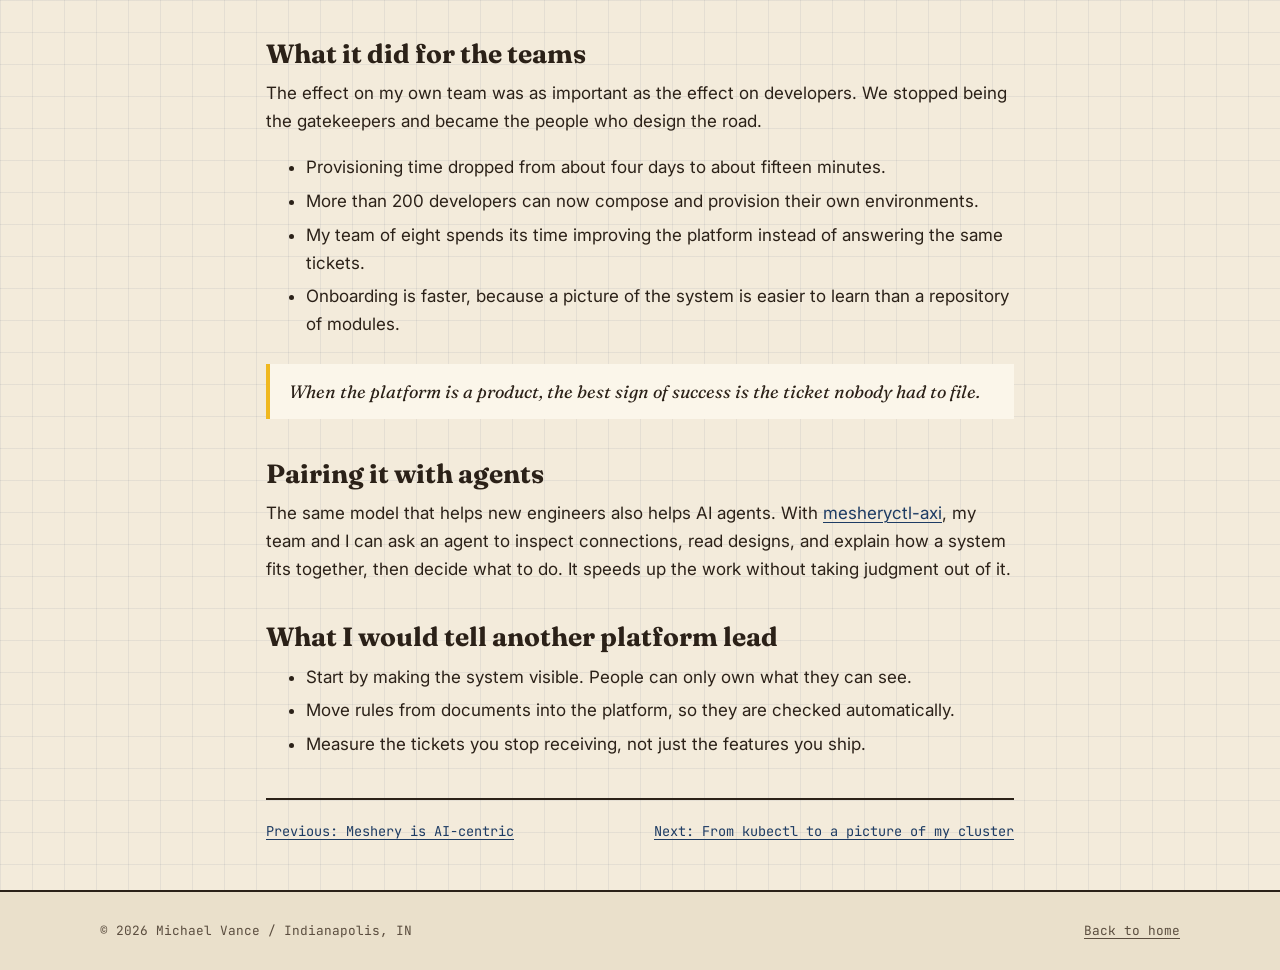
<file: blog/meshery-empowers-teams/index.html>
<!doctype html>
<html lang="en">
<head>
  <meta charset="utf-8">
  <meta name="viewport" content="width=device-width, initial-scale=1">
  <title>How Meshery empowered my teams | Michael Vance</title>
  <meta name="description" content="Why Meshery became core to the platform I engineer, and what changed for the developers who use it.">
  <link rel="icon" href="../../assets/favicon.svg" type="image/svg+xml">
  <link rel="preconnect" href="https://fonts.googleapis.com">
  <link rel="preconnect" href="https://fonts.gstatic.com" crossorigin>
  <link rel="stylesheet" href="https://fonts.googleapis.com/css2?family=Fraunces:ital,opsz,wght@0,9..144,500;0,9..144,700;1,9..144,500&family=Inter:wght@400;600&family=JetBrains+Mono:wght@400;700&display=swap">
  <link rel="stylesheet" href="../../assets/css/style.css">
  <meta property="og:type" content="article">
  <meta property="og:title" content="How Meshery empowered my teams">
  <meta property="og:image" content="https://michaelvance092.github.io/assets/img/cover-meshery-teams.svg">
</head>
<body>
  <a class="skip-link" href="#main">Skip to content</a>
  <header class="site-header">
    <div class="wrap">
      <a class="brand" href="../../"><span class="brand-mark" aria-hidden="true">MV</span>Michael Vance</a>
      <nav class="nav" aria-label="Primary">
        <a href="../../#about">About</a>
        <a href="../../#work">Work</a>
        <a href="../../#workbenches">Two workbenches</a>
        <a href="../" aria-current="page">Blog</a>
        <a href="../../#contact">Contact</a>
      </nav>
    </div>
  </header>
  <div class="ruler" aria-hidden="true"></div>

  <main id="main" class="wrap">
    <div class="article-head">
      <p class="eyebrow">Engineering / Meshery</p>
      <h1>How Meshery empowered my teams</h1>
      <p class="dek">Why Meshery became core to the platform I engineer, and what changed for the developers who use it.</p>
      <div class="byline"><span>Michael Vance</span><span>/</span><time datetime="2026-09-02">Sep 2, 2026</time><span>/</span><span>5 min read</span></div>
    </div>
    <div class="article-cover"><img src="../../assets/img/cover-meshery-teams.svg" width="1200" height="630" alt="Four team boxes connected by dashed lines to a central platform block."></div>

    <article class="article">
      <p>I used to run a platform team that behaved like a help desk. Developers filed a ticket, we wrote or edited a Terraform module, and a few days later their environment appeared. It worked, in the sense that everything eventually got built. It also made my team the slowest part of every project.</p>

      <h2>The problem was not the code</h2>
      <p>The infrastructure code was fine. The problem was that only a few people could read it, and none of the developers could see the whole system. A misplaced bracket in a large module once caused an outage, and the post-mortem made the real issue obvious: we had optimized for execution and ignored understanding.</p>

      <h2>What Meshery changed</h2>
      <p>Meshery is now core to the platform I engineer at work. It gave us three things we did not have before.</p>
      <ol>
        <li><strong>A shared model.</strong> Components, relationships, and designs give everyone, from a new hire to a staff engineer, the same picture of how services connect.</li>
        <li><strong>Guardrails that are enforced, not documented.</strong> Instead of a wiki page of rules, the platform checks designs against organizational policy as they are composed.</li>
        <li><strong>Self-service with feedback.</strong> A developer composes an environment visually and sees immediately whether it fits the rules, without waiting for review.</li>
      </ol>

      <h2>What it did for the teams</h2>
      <p>The effect on my own team was as important as the effect on developers. We stopped being the gatekeepers and became the people who design the road.</p>
      <ul>
        <li>Provisioning time dropped from about four days to about fifteen minutes.</li>
        <li>More than 200 developers can now compose and provision their own environments.</li>
        <li>My team of eight spends its time improving the platform instead of answering the same tickets.</li>
        <li>Onboarding is faster, because a picture of the system is easier to learn than a repository of modules.</li>
      </ul>
      <blockquote>When the platform is a product, the best sign of success is the ticket nobody had to file.</blockquote>

      <h2>Pairing it with agents</h2>
      <p>The same model that helps new engineers also helps AI agents. With <a href="../mesheryctl-axi/">mesheryctl-axi</a>, my team and I can ask an agent to inspect connections, read designs, and explain how a system fits together, then decide what to do. It speeds up the work without taking judgment out of it.</p>

      <h2>What I would tell another platform lead</h2>
      <ul>
        <li>Start by making the system visible. People can only own what they can see.</li>
        <li>Move rules from documents into the platform, so they are checked automatically.</li>
        <li>Measure the tickets you stop receiving, not just the features you ship.</li>
      </ul>

      <nav class="post-nav" aria-label="Post navigation">
        <a href="../mesheryctl-axi/">Previous: Meshery is AI-centric</a>
        <a href="../kubectl-to-kanvas-snapshots/">Next: From kubectl to a picture of my cluster</a>
      </nav>
    </article>
  </main>

  <footer class="site-footer">
    <div class="wrap">
      <span>&copy; 2026 Michael Vance / Indianapolis, IN</span>
      <a href="../../">Back to home</a>
    </div>
  </footer>
</body>
</html>
</file>
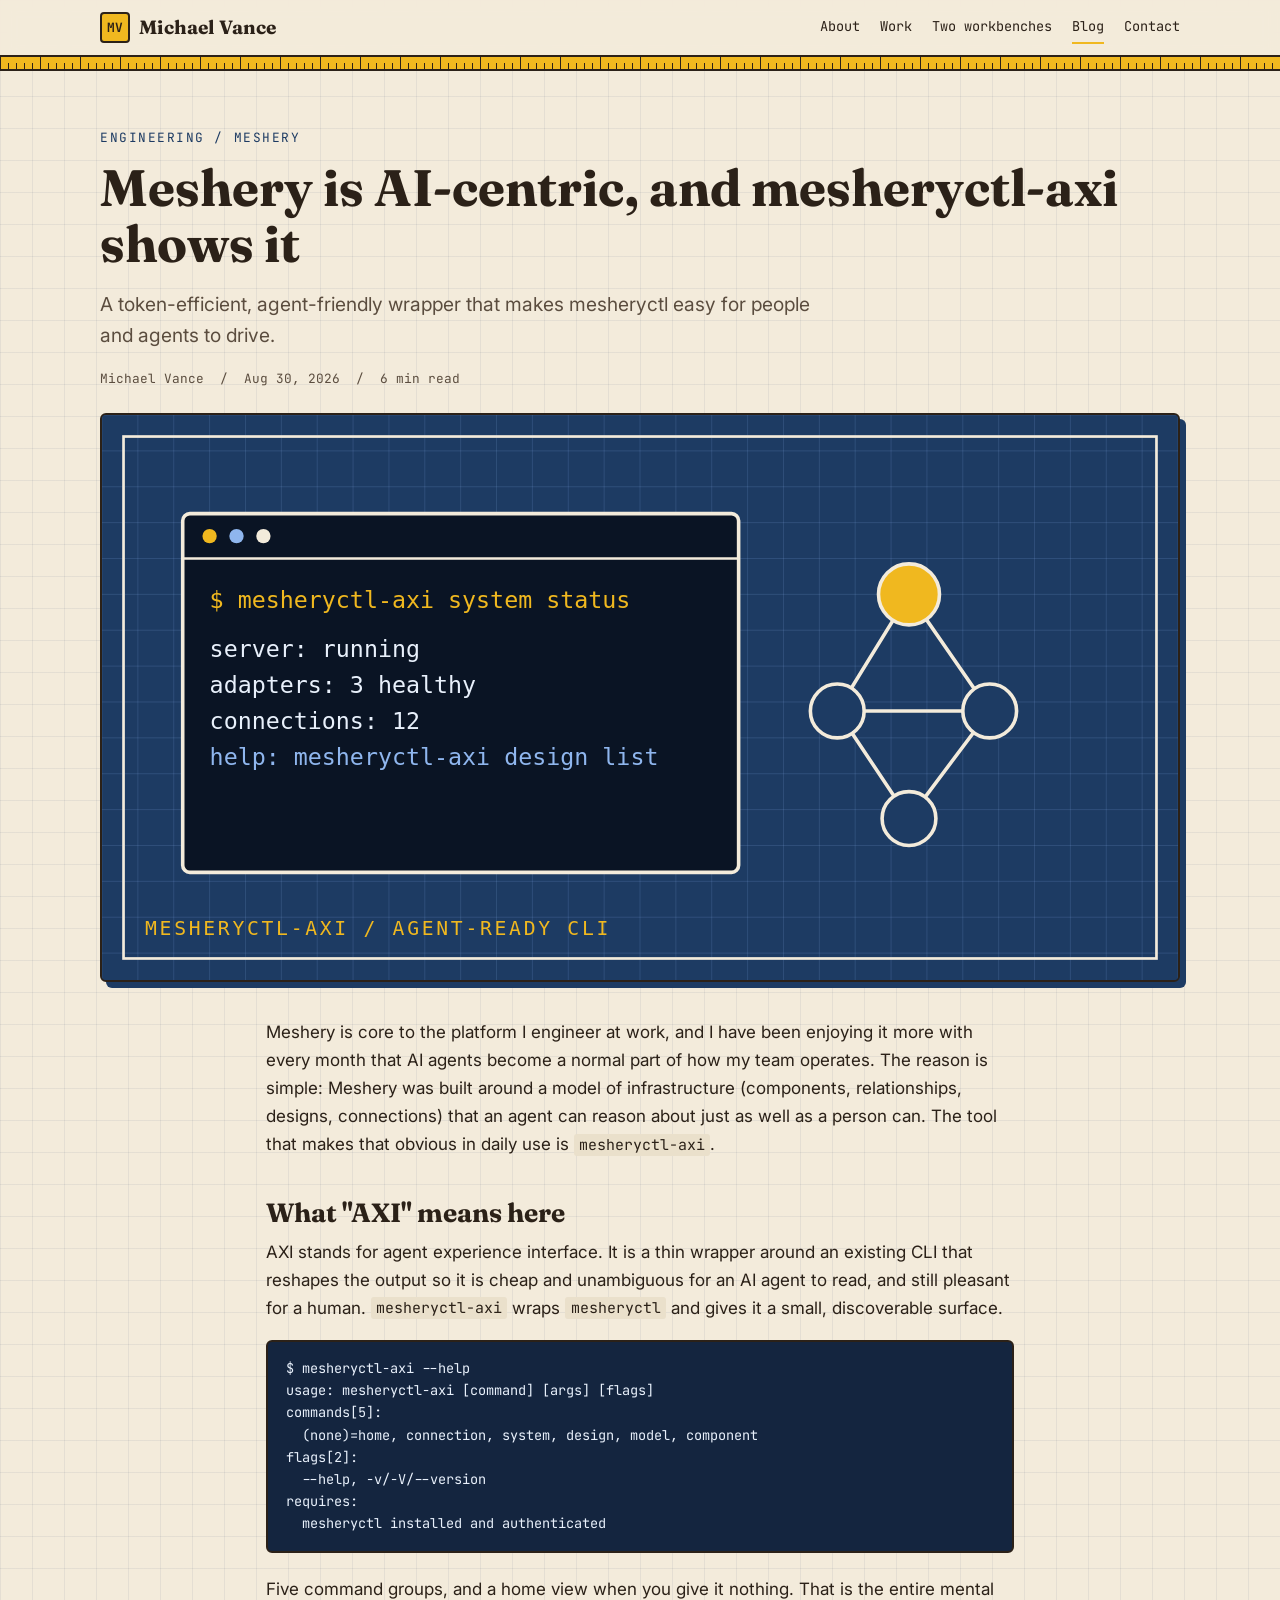
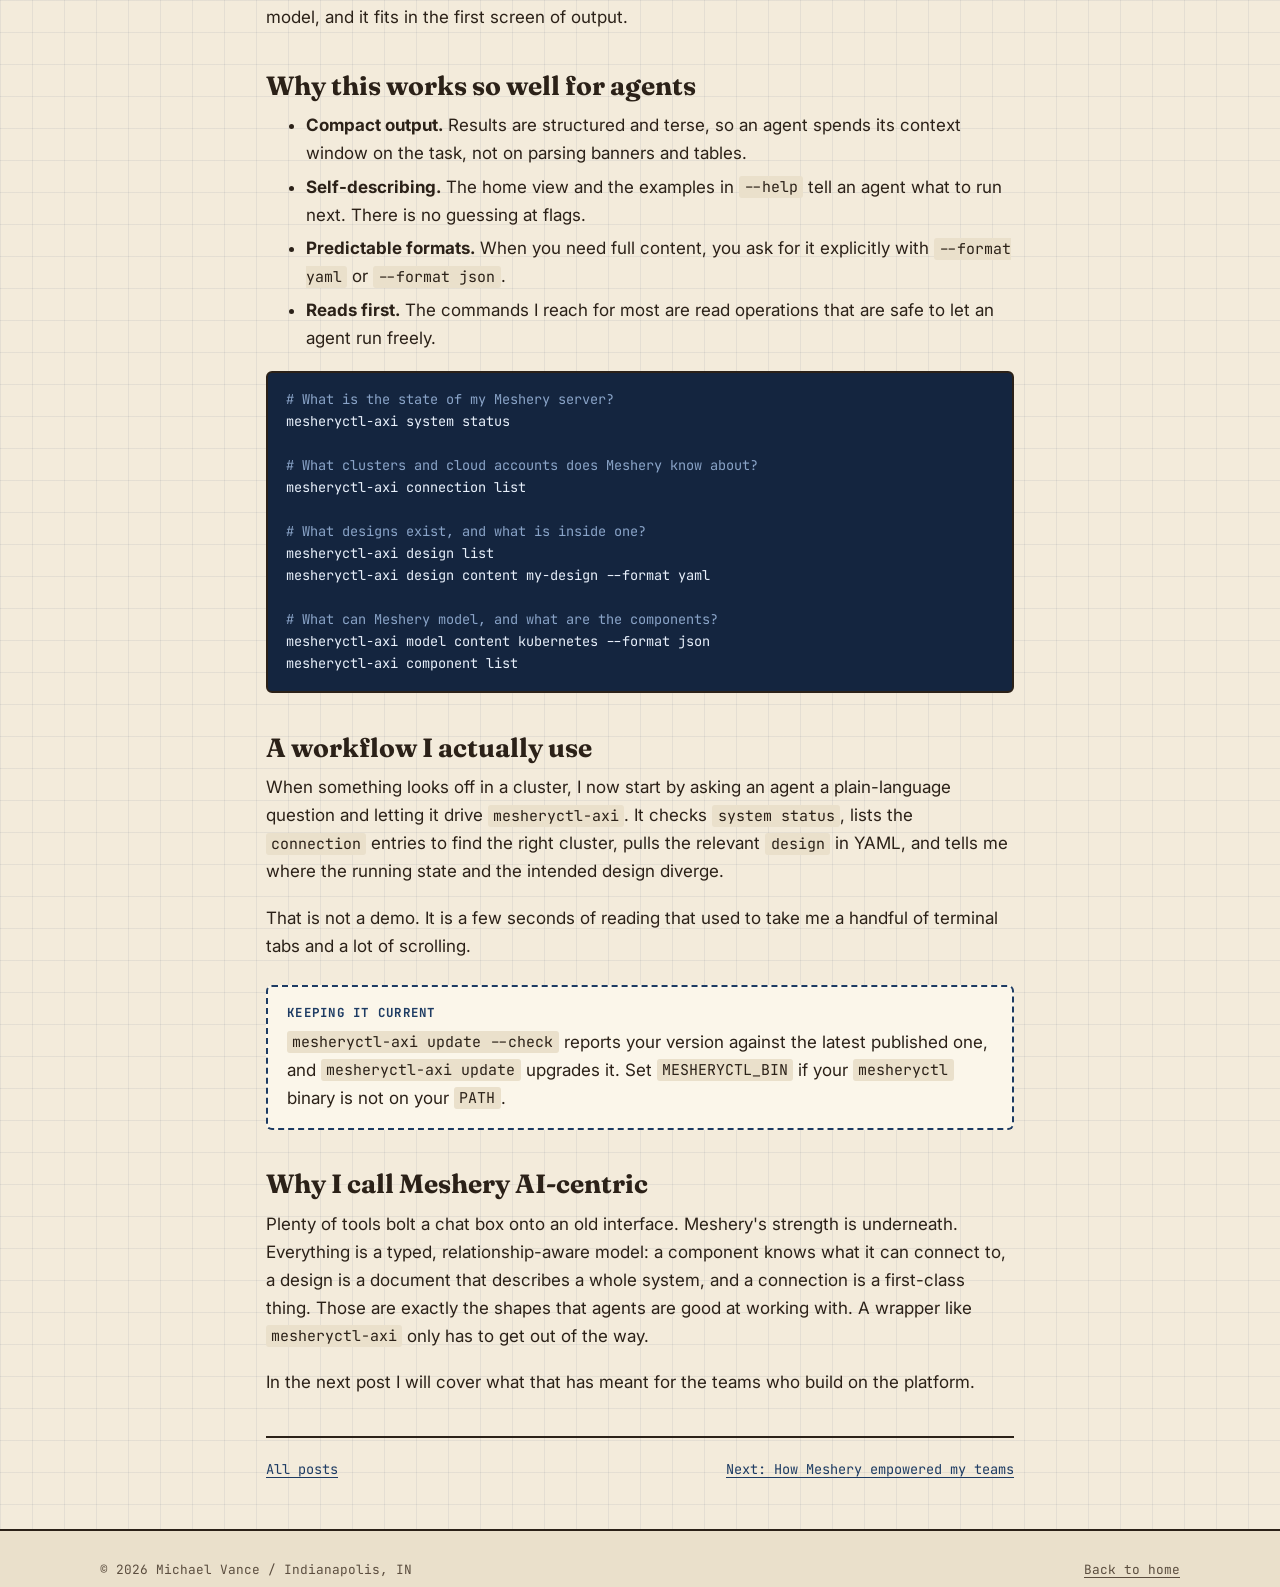
<file: blog/mesheryctl-axi/index.html>
<!doctype html>
<html lang="en">
<head>
  <meta charset="utf-8">
  <meta name="viewport" content="width=device-width, initial-scale=1">
  <title>Meshery is AI-centric, and mesheryctl-axi shows it | Michael Vance</title>
  <meta name="description" content="A token-efficient, agent-friendly wrapper that makes mesheryctl easy for people and agents to drive.">
  <link rel="icon" href="../../assets/favicon.svg" type="image/svg+xml">
  <link rel="preconnect" href="https://fonts.googleapis.com">
  <link rel="preconnect" href="https://fonts.gstatic.com" crossorigin>
  <link rel="stylesheet" href="https://fonts.googleapis.com/css2?family=Fraunces:ital,opsz,wght@0,9..144,500;0,9..144,700;1,9..144,500&family=Inter:wght@400;600&family=JetBrains+Mono:wght@400;700&display=swap">
  <link rel="stylesheet" href="../../assets/css/style.css">
  <meta property="og:type" content="article">
  <meta property="og:title" content="Meshery is AI-centric, and mesheryctl-axi shows it">
  <meta property="og:image" content="https://michaelvance092.github.io/assets/img/cover-mesheryctl-axi.svg">
</head>
<body>
  <a class="skip-link" href="#main">Skip to content</a>
  <header class="site-header">
    <div class="wrap">
      <a class="brand" href="../../"><span class="brand-mark" aria-hidden="true">MV</span>Michael Vance</a>
      <nav class="nav" aria-label="Primary">
        <a href="../../#about">About</a>
        <a href="../../#work">Work</a>
        <a href="../../#workbenches">Two workbenches</a>
        <a href="../" aria-current="page">Blog</a>
        <a href="../../#contact">Contact</a>
      </nav>
    </div>
  </header>
  <div class="ruler" aria-hidden="true"></div>

  <main id="main" class="wrap">
    <div class="article-head">
      <p class="eyebrow">Engineering / Meshery</p>
      <h1>Meshery is AI-centric, and mesheryctl-axi shows it</h1>
      <p class="dek">A token-efficient, agent-friendly wrapper that makes mesheryctl easy for people and agents to drive.</p>
      <div class="byline"><span>Michael Vance</span><span>/</span><time datetime="2026-08-30">Aug 30, 2026</time><span>/</span><span>6 min read</span></div>
    </div>
    <div class="article-cover"><img src="../../assets/img/cover-mesheryctl-axi.svg" width="1200" height="630" alt="A terminal running mesheryctl-axi system status next to a small node graph."></div>

    <article class="article">
      <p>Meshery is core to the platform I engineer at work, and I have been enjoying it more with every month that AI agents become a normal part of how my team operates. The reason is simple: Meshery was built around a model of infrastructure (components, relationships, designs, connections) that an agent can reason about just as well as a person can. The tool that makes that obvious in daily use is <code>mesheryctl-axi</code>.</p>

      <h2>What "AXI" means here</h2>
      <p>AXI stands for agent experience interface. It is a thin wrapper around an existing CLI that reshapes the output so it is cheap and unambiguous for an AI agent to read, and still pleasant for a human. <code>mesheryctl-axi</code> wraps <code>mesheryctl</code> and gives it a small, discoverable surface.</p>

<pre><code>$ mesheryctl-axi --help
usage: mesheryctl-axi [command] [args] [flags]
commands[5]:
  (none)=home, connection, system, design, model, component
flags[2]:
  --help, -v/-V/--version
requires:
  mesheryctl installed and authenticated</code></pre>

      <p>Five command groups, and a home view when you give it nothing. That is the entire mental model, and it fits in the first screen of output.</p>

      <h2>Why this works so well for agents</h2>
      <ul>
        <li><strong>Compact output.</strong> Results are structured and terse, so an agent spends its context window on the task, not on parsing banners and tables.</li>
        <li><strong>Self-describing.</strong> The home view and the examples in <code>--help</code> tell an agent what to run next. There is no guessing at flags.</li>
        <li><strong>Predictable formats.</strong> When you need full content, you ask for it explicitly with <code>--format yaml</code> or <code>--format json</code>.</li>
        <li><strong>Reads first.</strong> The commands I reach for most are read operations that are safe to let an agent run freely.</li>
      </ul>

<pre><code><span class="c"># What is the state of my Meshery server?</span>
mesheryctl-axi system status

<span class="c"># What clusters and cloud accounts does Meshery know about?</span>
mesheryctl-axi connection list

<span class="c"># What designs exist, and what is inside one?</span>
mesheryctl-axi design list
mesheryctl-axi design content my-design --format yaml

<span class="c"># What can Meshery model, and what are the components?</span>
mesheryctl-axi model content kubernetes --format json
mesheryctl-axi component list</code></pre>

      <h2>A workflow I actually use</h2>
      <p>When something looks off in a cluster, I now start by asking an agent a plain-language question and letting it drive <code>mesheryctl-axi</code>. It checks <code>system status</code>, lists the <code>connection</code> entries to find the right cluster, pulls the relevant <code>design</code> in YAML, and tells me where the running state and the intended design diverge.</p>
      <p>That is not a demo. It is a few seconds of reading that used to take me a handful of terminal tabs and a lot of scrolling.</p>

      <div class="callout">
        <strong>Keeping it current</strong>
        <code>mesheryctl-axi update --check</code> reports your version against the latest published one, and <code>mesheryctl-axi update</code> upgrades it. Set <code>MESHERYCTL_BIN</code> if your <code>mesheryctl</code> binary is not on your <code>PATH</code>.
      </div>

      <h2>Why I call Meshery AI-centric</h2>
      <p>Plenty of tools bolt a chat box onto an old interface. Meshery's strength is underneath. Everything is a typed, relationship-aware model: a component knows what it can connect to, a design is a document that describes a whole system, and a connection is a first-class thing. Those are exactly the shapes that agents are good at working with. A wrapper like <code>mesheryctl-axi</code> only has to get out of the way.</p>
      <p>In the next post I will cover what that has meant for the teams who build on the platform.</p>

      <nav class="post-nav" aria-label="Post navigation">
        <a href="../">All posts</a>
        <a href="../meshery-empowers-teams/">Next: How Meshery empowered my teams</a>
      </nav>
    </article>
  </main>

  <footer class="site-footer">
    <div class="wrap">
      <span>&copy; 2026 Michael Vance / Indianapolis, IN</span>
      <a href="../../">Back to home</a>
    </div>
  </footer>
</body>
</html>
</file>
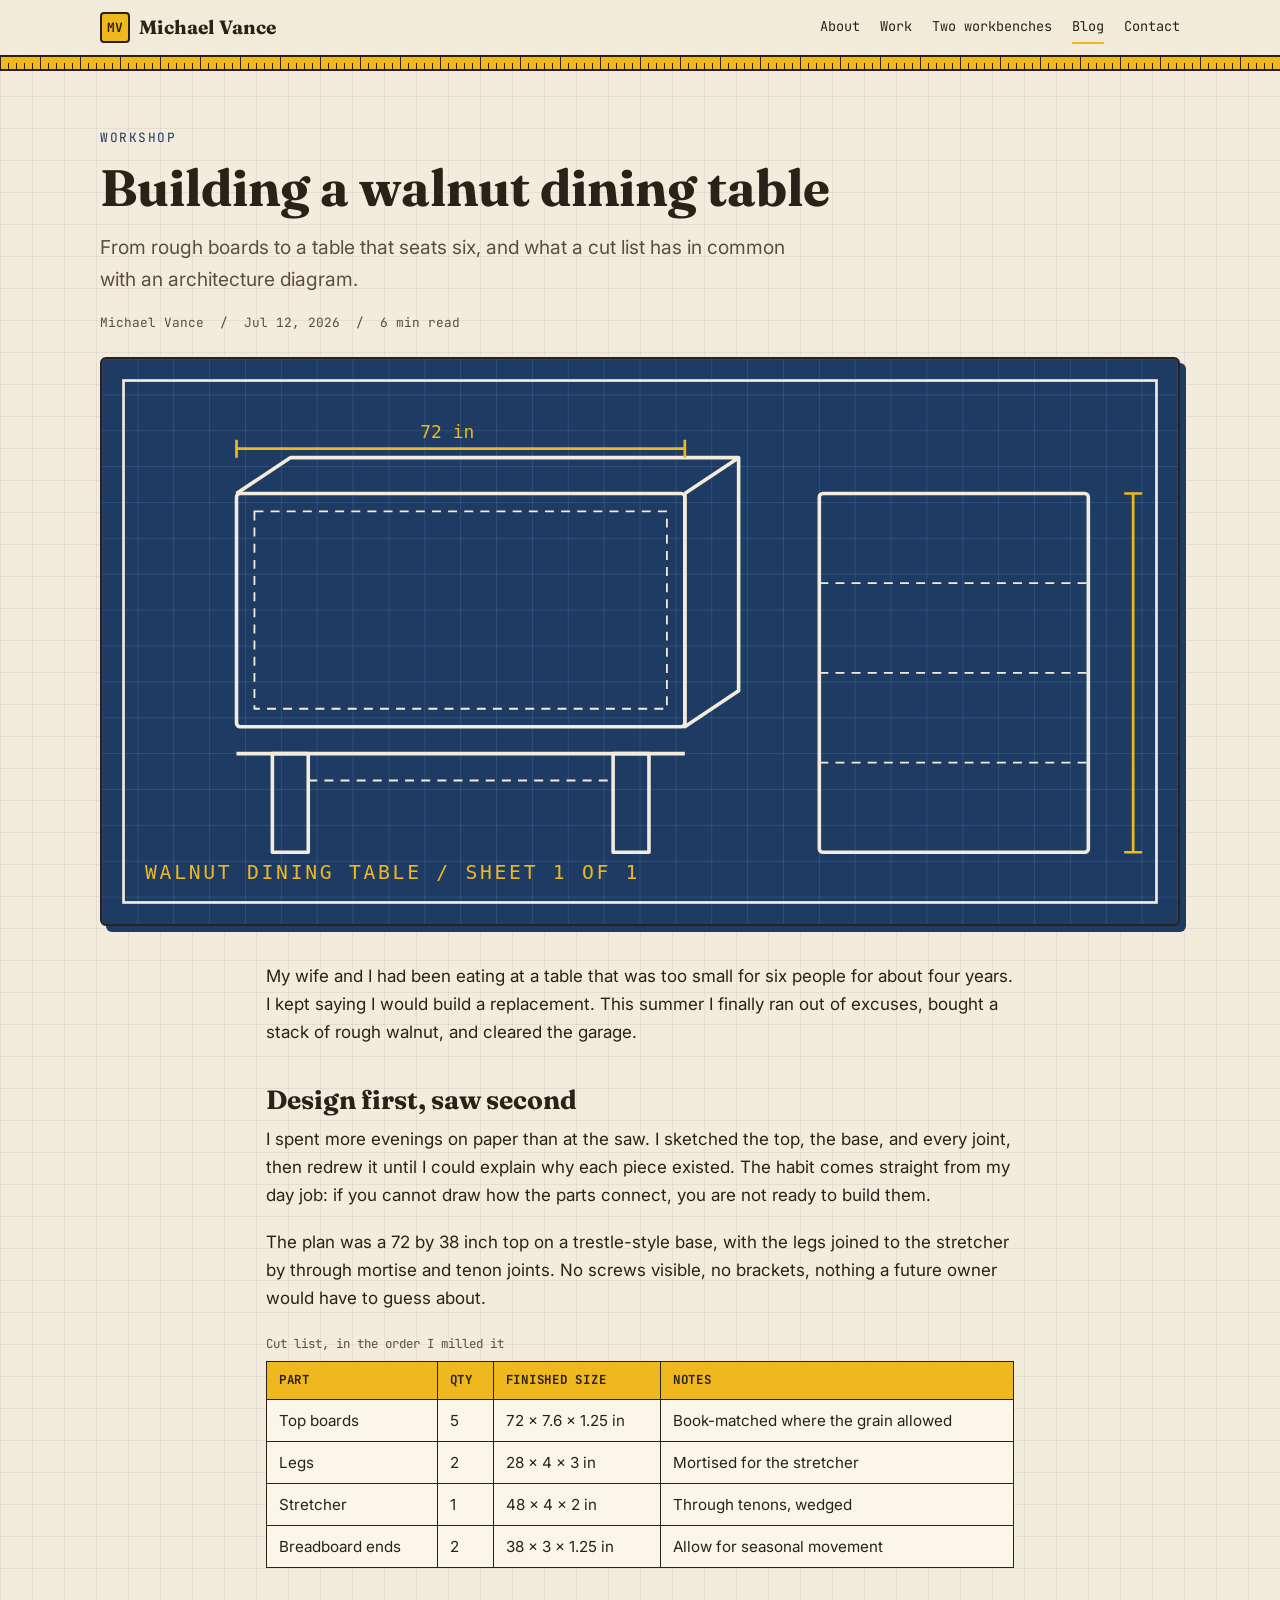
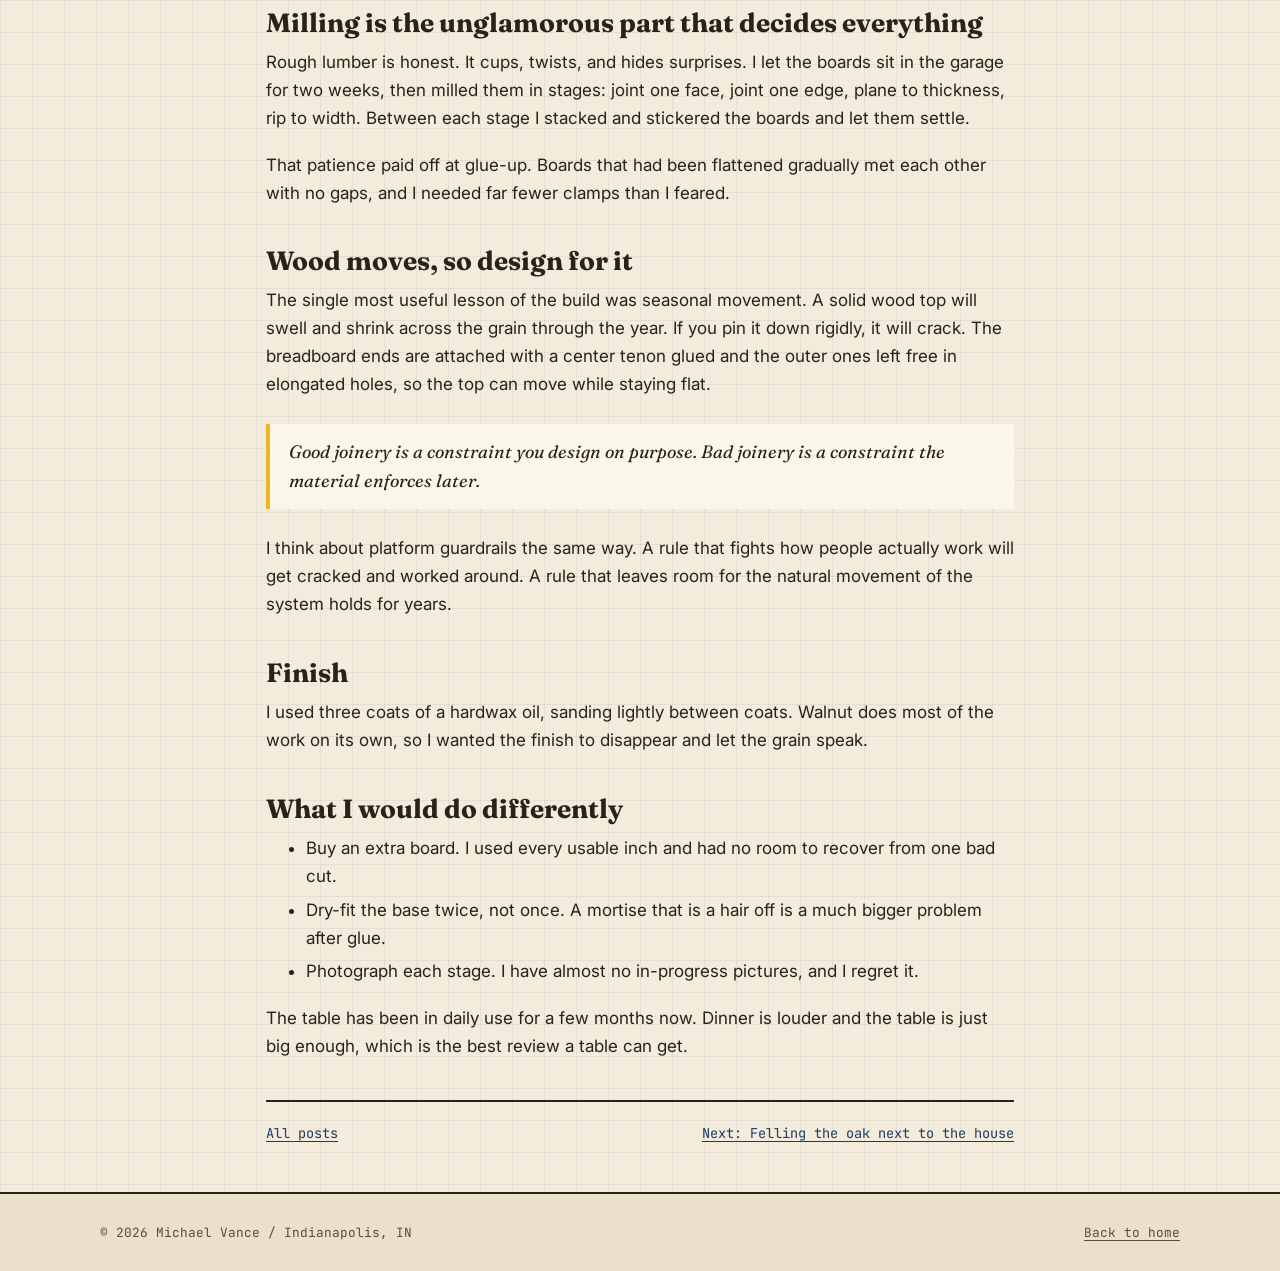
<file: blog/walnut-dining-table/index.html>
<!doctype html>
<html lang="en">
<head>
  <meta charset="utf-8">
  <meta name="viewport" content="width=device-width, initial-scale=1">
  <title>Building a walnut dining table | Michael Vance</title>
  <meta name="description" content="From rough boards to a table that seats six, and what a cut list has in common with an architecture diagram.">
  <link rel="icon" href="../../assets/favicon.svg" type="image/svg+xml">
  <link rel="preconnect" href="https://fonts.googleapis.com">
  <link rel="preconnect" href="https://fonts.gstatic.com" crossorigin>
  <link rel="stylesheet" href="https://fonts.googleapis.com/css2?family=Fraunces:ital,opsz,wght@0,9..144,500;0,9..144,700;1,9..144,500&family=Inter:wght@400;600&family=JetBrains+Mono:wght@400;700&display=swap">
  <link rel="stylesheet" href="../../assets/css/style.css">
  <meta property="og:type" content="article">
  <meta property="og:title" content="Building a walnut dining table">
  <meta property="og:image" content="https://michaelvance092.github.io/assets/img/cover-walnut-table.svg">
</head>
<body>
  <a class="skip-link" href="#main">Skip to content</a>
  <header class="site-header">
    <div class="wrap">
      <a class="brand" href="../../"><span class="brand-mark" aria-hidden="true">MV</span>Michael Vance</a>
      <nav class="nav" aria-label="Primary">
        <a href="../../#about">About</a>
        <a href="../../#work">Work</a>
        <a href="../../#workbenches">Two workbenches</a>
        <a href="../" aria-current="page">Blog</a>
        <a href="../../#contact">Contact</a>
      </nav>
    </div>
  </header>
  <div class="ruler" aria-hidden="true"></div>

  <main id="main" class="wrap">
    <div class="article-head">
      <p class="eyebrow">Workshop</p>
      <h1>Building a walnut dining table</h1>
      <p class="dek">From rough boards to a table that seats six, and what a cut list has in common with an architecture diagram.</p>
      <div class="byline"><span>Michael Vance</span><span>/</span><time datetime="2026-07-12">Jul 12, 2026</time><span>/</span><span>6 min read</span></div>
    </div>
    <div class="article-cover"><img src="../../assets/img/cover-walnut-table.svg" width="1200" height="630" alt="Blueprint-style drawing of a walnut dining table showing top and front views with dimensions."></div>

    <article class="article">
      <p>My wife and I had been eating at a table that was too small for six people for about four years. I kept saying I would build a replacement. This summer I finally ran out of excuses, bought a stack of rough walnut, and cleared the garage.</p>

      <h2>Design first, saw second</h2>
      <p>I spent more evenings on paper than at the saw. I sketched the top, the base, and every joint, then redrew it until I could explain why each piece existed. The habit comes straight from my day job: if you cannot draw how the parts connect, you are not ready to build them.</p>
      <p>The plan was a 72 by 38 inch top on a trestle-style base, with the legs joined to the stretcher by through mortise and tenon joints. No screws visible, no brackets, nothing a future owner would have to guess about.</p>

      <table class="cutlist">
        <caption>Cut list, in the order I milled it</caption>
        <thead><tr><th>Part</th><th>Qty</th><th>Finished size</th><th>Notes</th></tr></thead>
        <tbody>
          <tr><td>Top boards</td><td>5</td><td>72 x 7.6 x 1.25 in</td><td>Book-matched where the grain allowed</td></tr>
          <tr><td>Legs</td><td>2</td><td>28 x 4 x 3 in</td><td>Mortised for the stretcher</td></tr>
          <tr><td>Stretcher</td><td>1</td><td>48 x 4 x 2 in</td><td>Through tenons, wedged</td></tr>
          <tr><td>Breadboard ends</td><td>2</td><td>38 x 3 x 1.25 in</td><td>Allow for seasonal movement</td></tr>
        </tbody>
      </table>

      <h2>Milling is the unglamorous part that decides everything</h2>
      <p>Rough lumber is honest. It cups, twists, and hides surprises. I let the boards sit in the garage for two weeks, then milled them in stages: joint one face, joint one edge, plane to thickness, rip to width. Between each stage I stacked and stickered the boards and let them settle.</p>
      <p>That patience paid off at glue-up. Boards that had been flattened gradually met each other with no gaps, and I needed far fewer clamps than I feared.</p>

      <h2>Wood moves, so design for it</h2>
      <p>The single most useful lesson of the build was seasonal movement. A solid wood top will swell and shrink across the grain through the year. If you pin it down rigidly, it will crack. The breadboard ends are attached with a center tenon glued and the outer ones left free in elongated holes, so the top can move while staying flat.</p>
      <blockquote>Good joinery is a constraint you design on purpose. Bad joinery is a constraint the material enforces later.</blockquote>
      <p>I think about platform guardrails the same way. A rule that fights how people actually work will get cracked and worked around. A rule that leaves room for the natural movement of the system holds for years.</p>

      <h2>Finish</h2>
      <p>I used three coats of a hardwax oil, sanding lightly between coats. Walnut does most of the work on its own, so I wanted the finish to disappear and let the grain speak.</p>

      <h2>What I would do differently</h2>
      <ul>
        <li>Buy an extra board. I used every usable inch and had no room to recover from one bad cut.</li>
        <li>Dry-fit the base twice, not once. A mortise that is a hair off is a much bigger problem after glue.</li>
        <li>Photograph each stage. I have almost no in-progress pictures, and I regret it.</li>
      </ul>

      <p>The table has been in daily use for a few months now. Dinner is louder and the table is just big enough, which is the best review a table can get.</p>

      <nav class="post-nav" aria-label="Post navigation">
        <a href="../">All posts</a>
        <a href="../felling-the-oak/">Next: Felling the oak next to the house</a>
      </nav>
    </article>
  </main>

  <footer class="site-footer">
    <div class="wrap">
      <span>&copy; 2026 Michael Vance / Indianapolis, IN</span>
      <a href="../../">Back to home</a>
    </div>
  </footer>
</body>
</html>
</file>
<file: assets/css/style.css>
/* Michael Vance - blueprint meets workbench.
   Palette: kraft paper, blueprint ink, walnut, and tape-measure yellow. */

:root {
  --paper: #f3ebdb;
  --paper-2: #eae0cb;
  --ink: #2b2118;
  --ink-soft: #5b4d3f;
  --blueprint: #1d3b63;
  --blueprint-soft: #3b5f8f;
  --wood: #8b5a2b;
  --tape: #f0b81f;
  --rule: rgba(43, 33, 24, 0.22);
  --grid: rgba(29, 59, 99, 0.07);
  --card: #fbf6ea;
  --code-bg: #14253f;
  --code-ink: #e8f0fb;
  --radius: 6px;
  --serif: "Fraunces", Georgia, "Times New Roman", serif;
  --sans: "Inter", system-ui, -apple-system, "Segoe UI", Roboto, sans-serif;
  --mono: "JetBrains Mono", ui-monospace, SFMono-Regular, Menlo, Consolas, monospace;
  --measure: 68ch;
  --wrap: 1080px;
}

@media (prefers-color-scheme: dark) {
  :root:not([data-theme="light"]) {
    --paper: #101c2e;
    --paper-2: #0c1626;
    --ink: #efe6d3;
    --ink-soft: #b9ad98;
    --blueprint: #8fb6ee;
    --blueprint-soft: #6f98d4;
    --wood: #d09a5c;
    --rule: rgba(239, 230, 211, 0.2);
    --grid: rgba(143, 182, 238, 0.08);
    --card: #15253d;
    --code-bg: #0a1424;
  }
}

*, *::before, *::after { box-sizing: border-box; }

html { scroll-behavior: smooth; -webkit-text-size-adjust: 100%; }

body {
  margin: 0;
  background-color: var(--paper);
  background-image:
    linear-gradient(var(--grid) 1px, transparent 1px),
    linear-gradient(90deg, var(--grid) 1px, transparent 1px);
  background-size: 32px 32px;
  color: var(--ink);
  font-family: var(--sans);
  font-size: 1.0625rem;
  line-height: 1.65;
}

img, svg { max-width: 100%; height: auto; display: block; }

a { color: var(--blueprint); text-underline-offset: 3px; text-decoration-thickness: 1px; }
a:hover { color: var(--wood); }
:focus-visible { outline: 3px solid var(--tape); outline-offset: 3px; border-radius: 2px; }

.skip-link {
  position: absolute; left: 1rem; top: -4rem; z-index: 100;
  background: var(--tape); color: #2b2118; padding: .6rem 1rem; border-radius: var(--radius);
  font-weight: 600; text-decoration: none;
}
.skip-link:focus { top: 1rem; }

.wrap { width: min(100% - 2rem, var(--wrap)); margin-inline: auto; }

/* ---------- header ---------- */
.site-header {
  position: sticky; top: 0; z-index: 50;
  background: color-mix(in srgb, var(--paper) 92%, transparent);
  backdrop-filter: blur(8px);
  border-bottom: 2px solid var(--ink);
}
.site-header .wrap {
  display: flex; align-items: center; justify-content: space-between;
  gap: 1rem; padding-block: .7rem; flex-wrap: wrap;
}
.brand {
  font-family: var(--serif); font-weight: 700; font-size: 1.2rem;
  color: var(--ink); text-decoration: none; letter-spacing: .01em;
  display: inline-flex; align-items: center; gap: .55rem;
}
.brand-mark {
  width: 1.9rem; height: 1.9rem; display: grid; place-items: center;
  background: var(--tape); color: #2b2118; border: 2px solid var(--ink);
  border-radius: 4px; font-family: var(--mono); font-size: .8rem; font-weight: 700;
}
.nav { display: flex; gap: .25rem 1.25rem; flex-wrap: wrap; font-family: var(--mono); font-size: .85rem; }
.nav a { color: var(--ink); text-decoration: none; padding: .25rem 0; border-bottom: 2px solid transparent; }
.nav a:hover, .nav a[aria-current="page"] { border-bottom-color: var(--tape); color: var(--ink); }

/* tape-measure strip under header */
.ruler {
  height: 14px;
  background:
    repeating-linear-gradient(90deg, var(--ink) 0 1px, transparent 1px 8px) bottom / 100% 6px no-repeat,
    repeating-linear-gradient(90deg, var(--ink) 0 1px, transparent 1px 40px) bottom / 100% 12px no-repeat,
    var(--tape);
  border-bottom: 2px solid var(--ink);
}

/* ---------- hero ---------- */
.hero { padding-block: clamp(2.5rem, 6vw, 5rem); }
.hero-grid {
  display: grid; gap: clamp(1.5rem, 4vw, 3.5rem);
  grid-template-columns: 1.25fr .85fr; align-items: center;
}
.eyebrow {
  font-family: var(--mono); font-size: .8rem; letter-spacing: .12em; text-transform: uppercase;
  color: var(--blueprint); margin: 0 0 .75rem;
}
.hero h1 {
  font-family: var(--serif); font-size: clamp(2.4rem, 6vw, 4.2rem);
  line-height: 1.05; margin: 0 0 1rem; letter-spacing: -.01em;
}
.hero h1 em { font-style: italic; color: var(--wood); }
.lede { font-size: 1.2rem; color: var(--ink-soft); max-width: 52ch; margin: 0 0 1.5rem; }
.philosophy {
  margin: 0 0 1.75rem; padding: .9rem 1.1rem;
  border-left: 4px solid var(--tape); background: var(--card);
  font-family: var(--serif); font-style: italic; font-size: 1.1rem;
  max-width: 52ch;
}
.philosophy cite { display: block; font-family: var(--mono); font-size: .75rem; font-style: normal; color: var(--ink-soft); margin-top: .4rem; letter-spacing: .06em; }

.btn-row { display: flex; gap: .75rem; flex-wrap: wrap; }
.btn {
  display: inline-block; padding: .7rem 1.2rem; border: 2px solid var(--ink);
  border-radius: var(--radius); font-weight: 600; text-decoration: none;
  font-size: .95rem; box-shadow: 3px 3px 0 var(--ink); transition: transform .08s, box-shadow .08s;
}
.btn:hover { transform: translate(2px, 2px); box-shadow: 1px 1px 0 var(--ink); }
.btn-primary { background: var(--tape); color: #2b2118; }
.btn-primary:hover { color: #2b2118; }
.btn-ghost { background: var(--card); color: var(--ink); }
.btn-ghost:hover { color: var(--ink); }

.portrait {
  margin: 0; position: relative; background: var(--card);
  border: 2px solid var(--ink); border-radius: var(--radius);
  padding: .75rem .75rem 0; box-shadow: 8px 8px 0 var(--blueprint);
}
.portrait img { border: 2px solid var(--ink); border-radius: 3px; aspect-ratio: 1; object-fit: cover; width: 100%; }
.portrait figcaption {
  font-family: var(--mono); font-size: .75rem; color: var(--ink-soft);
  padding: .6rem .1rem .7rem; display: flex; justify-content: space-between; gap: .5rem; flex-wrap: wrap;
}

.facts {
  display: grid; grid-template-columns: repeat(auto-fit, minmax(170px, 1fr)); gap: 0;
  margin-top: clamp(2rem, 5vw, 3.5rem); border: 2px solid var(--ink); background: var(--card);
}
.facts > div { padding: 1rem 1.1rem; border-right: 2px dashed var(--rule); }
.facts > div:last-child { border-right: 0; }
.facts dt { font-family: var(--mono); font-size: .72rem; letter-spacing: .1em; text-transform: uppercase; color: var(--ink-soft); }
.facts dd { margin: .15rem 0 0; font-family: var(--serif); font-size: 1.7rem; font-weight: 700; line-height: 1.2; }

/* ---------- sections ---------- */
section { padding-block: clamp(2.5rem, 5vw, 4rem); }
.section-head { display: flex; align-items: baseline; gap: 1rem; margin-bottom: 1.75rem; }
.section-head .tag {
  font-family: var(--mono); font-size: .75rem; letter-spacing: .1em;
  background: var(--blueprint); color: var(--paper); padding: .2rem .55rem; border-radius: 3px;
  white-space: nowrap;
}
.section-head h2 { font-family: var(--serif); font-size: clamp(1.7rem, 3.5vw, 2.3rem); margin: 0; line-height: 1.15; }
.section-head::after { content: ""; flex: 1; height: 2px; align-self: center; background: repeating-linear-gradient(90deg, var(--ink) 0 8px, transparent 8px 14px); opacity: .5; }

.prose { max-width: var(--measure); }
.prose p { margin: 0 0 1.1rem; }

.two-col { display: grid; grid-template-columns: 1fr 1fr; gap: clamp(1.25rem, 3vw, 2.5rem); }
.panel {
  background: var(--card); border: 2px solid var(--ink); border-radius: var(--radius);
  padding: 1.4rem 1.5rem; position: relative;
}
.panel h3 { font-family: var(--serif); margin: 0 0 .25rem; font-size: 1.35rem; }
.panel .panel-label { font-family: var(--mono); font-size: .72rem; letter-spacing: .1em; text-transform: uppercase; color: var(--ink-soft); display: block; margin-bottom: .6rem; }
.panel.blueprint { border-style: dashed; border-color: var(--blueprint); }
.panel.wood { border-color: var(--wood); }
.panel ul { margin: .5rem 0 0; padding-left: 1.2rem; }
.panel li { margin-bottom: .3rem; }

/* ---------- experience ---------- */
.jobs { list-style: none; margin: 0; padding: 0; border-left: 3px solid var(--ink); }
.job { position: relative; padding: 0 0 2rem 1.75rem; }
.job::before {
  content: ""; position: absolute; left: -10px; top: .45rem; width: 17px; height: 17px;
  background: var(--tape); border: 3px solid var(--ink); border-radius: 50%;
}
.job h3 { font-family: var(--serif); font-size: 1.3rem; margin: 0; }
.job .where { font-family: var(--mono); font-size: .82rem; color: var(--ink-soft); margin: .1rem 0 .7rem; }
.job ul { margin: 0; padding-left: 1.2rem; max-width: 74ch; }
.job li { margin-bottom: .4rem; }

.chips { display: flex; flex-wrap: wrap; gap: .45rem; list-style: none; margin: .6rem 0 0; padding: 0; }
.chips li {
  font-family: var(--mono); font-size: .78rem; padding: .22rem .6rem;
  border: 1.5px solid var(--ink); border-radius: 999px; background: var(--paper);
}

/* ---------- post cards ---------- */
.cards { display: grid; grid-template-columns: repeat(auto-fill, minmax(290px, 1fr)); gap: 1.5rem; }
.card {
  display: flex; flex-direction: column; background: var(--card);
  border: 2px solid var(--ink); border-radius: var(--radius); overflow: hidden;
  box-shadow: 5px 5px 0 var(--ink); transition: transform .1s, box-shadow .1s;
}
.card:hover { transform: translate(2px, 2px); box-shadow: 3px 3px 0 var(--ink); }
.card-cover { border-bottom: 2px solid var(--ink); background: var(--blueprint); aspect-ratio: 1200 / 630; }
.card-cover img { width: 100%; height: 100%; object-fit: cover; }
.card-body { padding: 1.1rem 1.2rem 1.3rem; display: flex; flex-direction: column; gap: .45rem; flex: 1; }
.card-meta { font-family: var(--mono); font-size: .74rem; color: var(--ink-soft); display: flex; gap: .6rem; flex-wrap: wrap; align-items: center; }
.pill { padding: .1rem .5rem; border-radius: 3px; font-weight: 600; color: #2b2118; }
.pill.workshop { background: var(--tape); }
.pill.engineering { background: var(--blueprint); color: var(--paper); }
.card h3 { font-family: var(--serif); font-size: 1.25rem; line-height: 1.25; margin: 0; }
.card h3 a { color: var(--ink); text-decoration: none; }
.card h3 a::after { content: ""; position: absolute; inset: 0; } /* whole-card hit area */
.card { position: relative; }
.card p { margin: 0; color: var(--ink-soft); font-size: .97rem; }

.group-title { font-family: var(--serif); font-size: 1.5rem; margin: 2.5rem 0 1.1rem; display: flex; align-items: center; gap: .6rem; }
.group-title:first-of-type { margin-top: 0; }

/* ---------- article ---------- */
.article-head { padding-block: clamp(2rem, 5vw, 3.5rem) 1.5rem; }
.article-head h1 { font-family: var(--serif); font-size: clamp(2rem, 5vw, 3.2rem); line-height: 1.1; margin: .4rem 0 1rem; }
.article-head .dek { font-size: 1.2rem; color: var(--ink-soft); max-width: 60ch; margin: 0 0 1rem; }
.byline { font-family: var(--mono); font-size: .8rem; color: var(--ink-soft); display: flex; gap: .4rem 1rem; flex-wrap: wrap; align-items: center; }
.article-cover { border: 2px solid var(--ink); border-radius: var(--radius); overflow: hidden; box-shadow: 6px 6px 0 var(--blueprint); margin-bottom: 2.25rem; background: var(--blueprint); }

.article { max-width: var(--measure); margin-inline: auto; padding-bottom: 3rem; }
.article h2 { font-family: var(--serif); font-size: 1.65rem; margin: 2.4rem 0 .6rem; line-height: 1.2; }
.article h3 { font-family: var(--serif); font-size: 1.25rem; margin: 1.8rem 0 .4rem; }
.article p, .article ul, .article ol { margin: 0 0 1.15rem; }
.article li { margin-bottom: .35rem; }
.article blockquote {
  margin: 1.6rem 0; padding: .8rem 1.2rem; border-left: 4px solid var(--tape);
  background: var(--card); font-family: var(--serif); font-style: italic; font-size: 1.12rem;
}
.article figure { margin: 1.8rem 0; }
.article figure img, .article figure svg { border: 2px solid var(--ink); border-radius: var(--radius); background: var(--card); width: 100%; }
.article figcaption { font-family: var(--mono); font-size: .78rem; color: var(--ink-soft); margin-top: .5rem; }
.article code { font-family: var(--mono); font-size: .88em; background: var(--paper-2); padding: .1em .35em; border-radius: 3px; }
.article pre {
  background: var(--code-bg); color: var(--code-ink); border: 2px solid var(--ink); border-radius: var(--radius);
  padding: 1rem 1.15rem; overflow-x: auto; font-size: .85rem; line-height: 1.55; margin: 0 0 1.4rem;
}
.article pre code { background: none; padding: 0; color: inherit; font-size: inherit; }
.article pre .c { color: #8aa4c8; }
.callout {
  border: 2px dashed var(--blueprint); background: var(--card); border-radius: var(--radius);
  padding: 1rem 1.2rem; margin: 1.6rem 0;
}
.callout strong:first-child { font-family: var(--mono); font-size: .78rem; letter-spacing: .1em; text-transform: uppercase; color: var(--blueprint); display: block; margin-bottom: .25rem; }
.cutlist { width: 100%; border-collapse: collapse; margin: 1.4rem 0; font-size: .95rem; background: var(--card); }
.cutlist caption { text-align: left; font-family: var(--mono); font-size: .78rem; color: var(--ink-soft); padding-bottom: .4rem; }
.cutlist th, .cutlist td { border: 1.5px solid var(--ink); padding: .5rem .75rem; text-align: left; }
.cutlist th { background: var(--tape); color: #2b2118; font-family: var(--mono); font-size: .78rem; letter-spacing: .06em; text-transform: uppercase; }

.post-nav { display: flex; justify-content: space-between; gap: 1rem; flex-wrap: wrap; border-top: 2px solid var(--ink); padding-top: 1.25rem; margin-top: 2.5rem; font-family: var(--mono); font-size: .85rem; }

/* ---------- contact + footer ---------- */
.contact-box {
  background: var(--blueprint); color: #f3ebdb; border: 2px solid var(--ink); border-radius: var(--radius);
  padding: clamp(1.5rem, 4vw, 2.5rem); box-shadow: 8px 8px 0 var(--tape);
  background-image: linear-gradient(rgba(255,255,255,.07) 1px, transparent 1px), linear-gradient(90deg, rgba(255,255,255,.07) 1px, transparent 1px);
  background-size: 24px 24px;
}
@media (prefers-color-scheme: dark) { :root:not([data-theme="light"]) .contact-box { background-color: #1d3b63; } }
.contact-box h2 { font-family: var(--serif); margin: 0 0 .5rem; font-size: clamp(1.6rem, 3.5vw, 2.2rem); }
.contact-box p { margin: 0 0 1.25rem; max-width: 52ch; }
.contact-box a:not(.btn) { color: var(--tape); }

.site-footer { border-top: 2px solid var(--ink); background: var(--paper-2); padding-block: 1.75rem; font-family: var(--mono); font-size: .8rem; color: var(--ink-soft); }
.site-footer .wrap { display: flex; justify-content: space-between; gap: 1rem; flex-wrap: wrap; }
.site-footer a { color: var(--ink-soft); }

/* ---------- responsive ---------- */
@media (max-width: 800px) {
  .hero-grid, .two-col { grid-template-columns: 1fr; }
  .portrait { max-width: 420px; order: -1; }
  .facts > div { border-right: 0; border-bottom: 2px dashed var(--rule); }
  .facts > div:last-child { border-bottom: 0; }
  .site-header { position: static; }
}

@media (prefers-reduced-motion: reduce) {
  html { scroll-behavior: auto; }
  .btn, .card { transition: none; }
}

@media print {
  .site-header, .ruler, .site-footer, .btn-row, .skip-link { display: none; }
  body { background: #fff; color: #000; }
  .card, .panel, .facts { box-shadow: none; }
}
</file>
